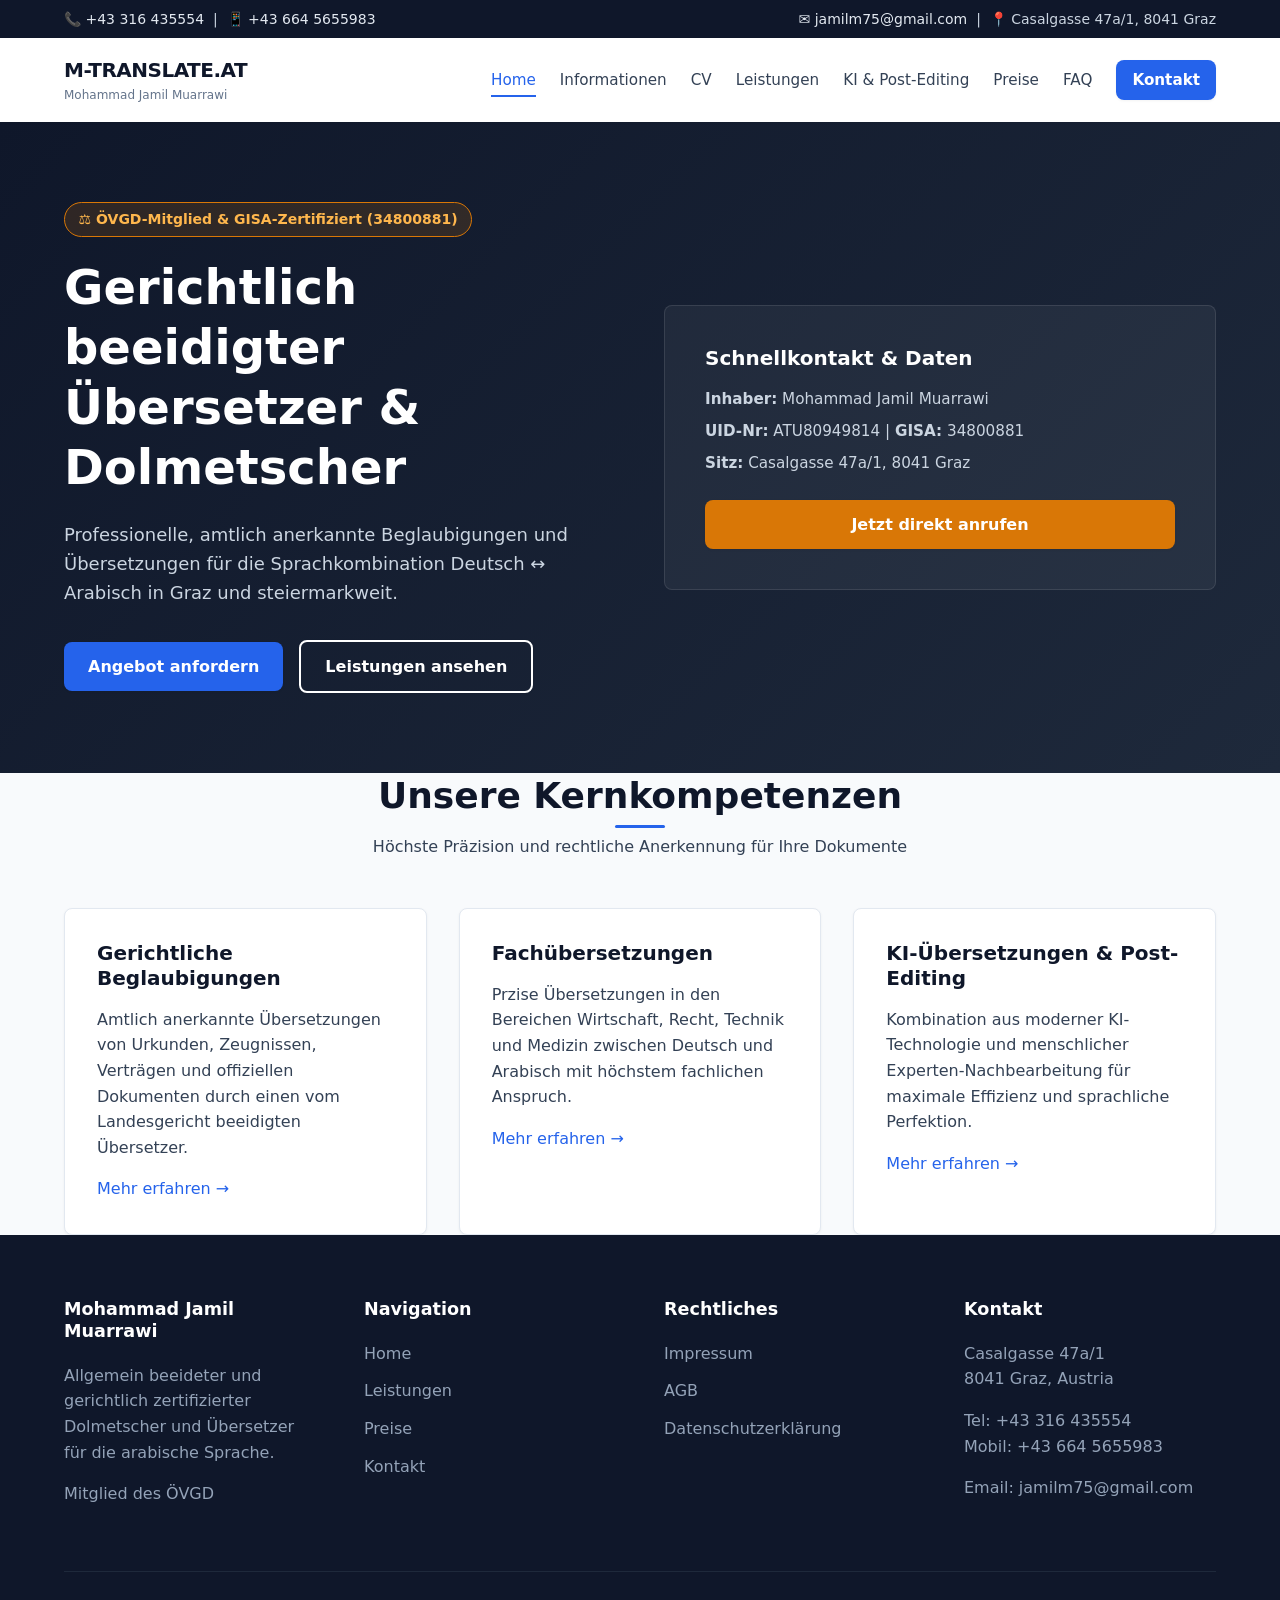
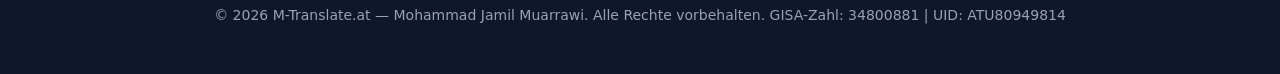
<file: index.html>
<!DOCTYPE html>
<html lang="de">
<head>
  <link rel="icon" type="image/png" href="/C:\Users\muarr\Dokumente\m-translate\assets\icons/favicon-96x96.png" sizes="96x96" />
  <link rel="icon" type="image/svg+xml" href="/C:\Users\muarr\Dokumente\m-translate\assets\icons/favicon.svg" />
  <link rel="shortcut icon" href="/C:\Users\muarr\Dokumente\m-translate\assets\icons/favicon.ico" />
  <link rel="apple-touch-icon" sizes="180x180" href="/C:\Users\muarr\Dokumente\m-translate\assets\icons/apple-touch-icon.png" />
  <meta name="apple-mobile-web-app-title" content="Jamil Muarrawi Translate" />
  <link rel="stylesheet" href="https://cdnjs.cloudflare.com/ajax/libs/font-awesome/6.5.1/css/all.min.css">
  <link rel="manifest" href="/C:\Users\muarr\Dokumente\m-translate\assets\icons/site.webmanifest" />  
  <!-- Open Graph für Social Media & Messenger -->
<meta property="og:title" content="Mohammad Jamil Muarrawi | Gerichtsdolmetscher & Übersetzer Graz">
<meta property="og:description" content="Allgemein beeideter und gerichtlich zertifizierter Übersetzer und Dolmetscher für Deutsch & Arabisch in Graz. Beglaubigte Übersetzungen für Behörden & Gerichte.">
<meta property="og:image" content="https://www.m-translate.at/assets/images/jamil-muarrawi-portrait.webp">
<meta property="og:url" content="https://www.m-translate.at/">
<meta property="og:type" content="website">

<script type="application/ld+json">
{
  "@context": "https://schema.org",
  "@type": "ProfessionalService",
  "name": "Übersetzungsbüro Mohammad Jamil Muarrawi",
  "image": "https://www.m-translate.at/assets/images/jamil-muarrawi-portrait.webp",
  "@id": "https://www.m-translate.at/#business",
  "url": "https://www.m-translate.at",
  "telephone": "+43316435554",
  "faxNumber": "+43316435554",
  "email": "jamilm75@gmail.com",
  "priceRange": "$$",
  "address": {
    "@type": "PostalAddress",
    "streetAddress": "Casalgasse 47a/1",
    "addressLocality": "Graz",
    "postalCode": "8041",
    "addressCountry": "AT"
  },
  "geo": {
    "@type": "GeoCoordinates",
    "latitude": 47.0425,
    "longitude": 15.4667
  },
  "openingHoursSpecification": {
    "@type": "OpeningHoursSpecification",
    "dayOfWeek": [
      "Monday",
      "Tuesday",
      "Wednesday",
      "Thursday",
      "Friday"
    ],
    "opens": "08:00",
    "closes": "18:00"
  },
  "knowsLanguage": ["de", "ar"],
  "vatID": "ATU80949814"
}
</script>

<!-- Schema.org JSON-LD für lokales Ranking bei Google -->
<script type="application/ld+json">
{
  "@context": "https://schema.org",
  "@type": "ProfessionalService",
  "name": "Übersetzungsbüro Mohammad Jamil Muarrawi",
  "image": "https://www.m-translate.at/assets/images/jamil-muarrawi-portrait.webp",
  "@id": "https://www.m-translate.at/#business",
  "url": "https://www.m-translate.at",
  "telephone": "+43316435554",
  "priceRange": "$$",
  "address": {
    "@type": "PostalAddress",
    "streetAddress": "Casalgasse 47a/1",
    "addressLocality": "Graz",
    "postalCode": "8041",
    "addressCountry": "AT"
  },
  "geo": {
    "@type": "GeoCoordinates",
    "latitude": 47.0425,
    "longitude": 15.4667
  },
  "openingHoursSpecification": {
    "@type": "OpeningHoursSpecification",
    "dayOfWeek": [
      "Monday",
      "Tuesday",
      "Wednesday",
      "Thursday",
      "Friday"
    ],
    "opens": "08:00",
    "closes": "18:00"
  },
  "knowsLanguage": ["de", "ar"],
  "vatID": "ATU80949814"
}
</script>
  <meta charset="UTF-8">
  <meta name="viewport" content="width=device-width, initial-scale=1.0">
  <title>Mohammad Jamil Muarrawi | Beeidigter Übersetzer & Dolmetscher Graz</title>
  <meta name="description" content="Gerichtlich beeidigter und zertifizierter Dolmetscher und Übersetzer für die arabische und deutsche Sprache in Graz. Professionelle Übersetzungen, beglaubigte Urkunden und Dolmetschdienste.">
  <link rel="stylesheet" href="assets/css/style.css">
</head>
<body>

  <!-- Top Contact Bar -->
  <div class="top-bar">
    <div class="container top-bar-content">
      <div>
        <a href="tel:+43316435554">📞 +43 316 435554</a> &nbsp;|&nbsp; 
        <a href="tel:+436645655983">📱 +43 664 5655983</a>
      </div>
      <div>
        <a href="mailto:jamilm75@gmail.com">✉️ jamilm75@gmail.com</a> &nbsp;|&nbsp; 
        <span>📍 Casalgasse 47a/1, 8041 Graz</span>
      </div>
    </div>
  </div>

  <!-- Main Header & Navigation -->
  <header>
    <div class="navbar container">
      <a href="index.html" class="logo">
        <span class="logo-title">M-TRANSLATE.AT</span>
        <span class="logo-subtitle">Mohammad Jamil Muarrawi</span>
      </a>
      <button class="hamburger" aria-label="Menü öffnen" aria-expanded="false">☰</button>
      <nav>
        <ul class="nav-menu">
          <li><a href="index.html" class="nav-link active">Home</a></li>
          <li><a href="informationen.html" class="nav-link">Informationen</a></li>
          <li><a href="lebenslauf.html" class="nav-link">CV</a></li>
          <li><a href="leistungen.html" class="nav-link">Leistungen</a></li>
          <li><a href="ki-uebersetzungen.html" class="nav-link">KI & Post-Editing</a></li>
          <li><a href="preise.html" class="nav-link">Preise</a></li>
          <li><a href="faq.html" class="nav-link">FAQ</a></li>
          <li><a href="kontakt.html" class="nav-link btn" style="color:white; padding: 0.5rem 1rem;">Kontakt</a></li>
        </ul>
      </nav>
    </div>
  </header>

  <main>
    <!-- Hero Section -->
    <section class="hero">
      <div class="container hero-grid">
        <div>
          <div class="badge-seal">⚖️ ÖVGD-Mitglied & GISA-Zertifiziert (34800881)</div>
          <h1>Gerichtlich beeidigter Übersetzer & Dolmetscher</h1>
          <p>Professionelle, amtlich anerkannte Beglaubigungen und Übersetzungen für die Sprachkombination Deutsch ↔ Arabisch in Graz und steiermarkweit.</p>
          <div class="btn-group" style="display: flex; gap: 1rem; align-items: center;">
            <a href="kontakt.html" class="btn">Angebot anfordern</a>
            <a href="leistungen.html" class="btn btn-outline" style="border-color: white; color: white;">Leistungen ansehen</a>
          </div>
        </div>
        <div style="background: rgba(255,255,255,0.05); padding: 2.5rem; border-radius: var(--radius); border: 1px solid rgba(255,255,255,0.1);">
          <h3 style="color: white; margin-bottom: 1rem;">Schnellkontakt & Daten</h3>
          <p style="margin-bottom: 0.5rem; font-size: 0.95rem;"><strong>Inhaber:</strong> Mohammad Jamil Muarrawi</p>
          <p style="margin-bottom: 0.5rem; font-size: 0.95rem;"><strong>UID-Nr:</strong> ATU80949814 | <strong>GISA:</strong> 34800881</p>
          <p style="margin-bottom: 1.5rem; font-size: 0.95rem;"><strong>Sitz:</strong> Casalgasse 47a/1, 8041 Graz</p>
          <a href="tel:+436645655983" class="btn" style="width: 100%; text-align: center; background-color: var(--gold);">Jetzt direkt anrufen</a>
        </div>
      </div>
    </section>

    <!-- Services Quick Overview -->
    <section class="container">
      <div class="section-title">
        <h2>Unsere Kernkompetenzen</h2>
        <p>Höchste Präzision und rechtliche Anerkennung für Ihre Dokumente</p>
      </div>
      <div class="grid-3">
        <div class="card">
          <h3>Gerichtliche Beglaubigungen</h3>
          <p>Amtlich anerkannte Übersetzungen von Urkunden, Zeugnissen, Verträgen und offiziellen Dokumenten durch einen vom Landesgericht beeidigten Übersetzer.</p>
          <a href="leistungen.html">Mehr erfahren →</a>
        </div>
        <div class="card">
          <h3>Fachübersetzungen</h3>
          <p>Przise Übersetzungen in den Bereichen Wirtschaft, Recht, Technik und Medizin zwischen Deutsch und Arabisch mit höchstem fachlichen Anspruch.</p>
          <a href="leistungen.html">Mehr erfahren →</a>
        </div>
        <div class="card">
          <h3>KI-Übersetzungen & Post-Editing</h3>
          <p>Kombination aus moderner KI-Technologie und menschlicher Experten-Nachbearbeitung für maximale Effizienz und sprachliche Perfektion.</p>
          <a href="ki-uebersetzungen.html">Mehr erfahren →</a>
        </div>
      </div>
    </section>
  </main>

  <!-- Footer -->
  <footer>
    <div class="container">
      <div class="footer-grid">
        <div class="footer-col">
          <h4>Mohammad Jamil Muarrawi</h4>
          <p>Allgemein beeideter und gerichtlich zertifizierter Dolmetscher und Übersetzer für die arabische Sprache.</p>
          <p>Mitglied des ÖVGD</p>
        </div>
        <div class="footer-col">
          <h4>Navigation</h4>
          <ul>
            <li><a href="index.html">Home</a></li>
            <li><a href="leistungen.html">Leistungen</a></li>
            <li><a href="preise.html">Preise</a></li>
            <li><a href="kontakt.html">Kontakt</a></li>
          </ul>
        </div>
        <div class="footer-col">
          <h4>Rechtliches</h4>
          <ul>
            <li><a href="impressum.html">Impressum</a></li>
            <li><a href="agb.html">AGB</a></li>
            <li><a href="datenschutz.html">Datenschutzerklärung</a></li>
          </ul>
        </div>
        <div class="footer-col">
          <h4>Kontakt</h4>
          <p>Casalgasse 47a/1<br>8041 Graz, Austria</p>
          <p>Tel: +43 316 435554<br>Mobil: +43 664 5655983</p>
          <p>Email: jamilm75@gmail.com</p>
        </div>
      </div>
      <div class="footer-bottom">
        <p>&copy; 2026 M-Translate.at — Mohammad Jamil Muarrawi. Alle Rechte vorbehalten. GISA-Zahl: 34800881 | UID: ATU80949814</p>
      </div>
    </div>
  </footer>

  <script src="assets/js/main.js"></script>
</body>
</html>
</file>
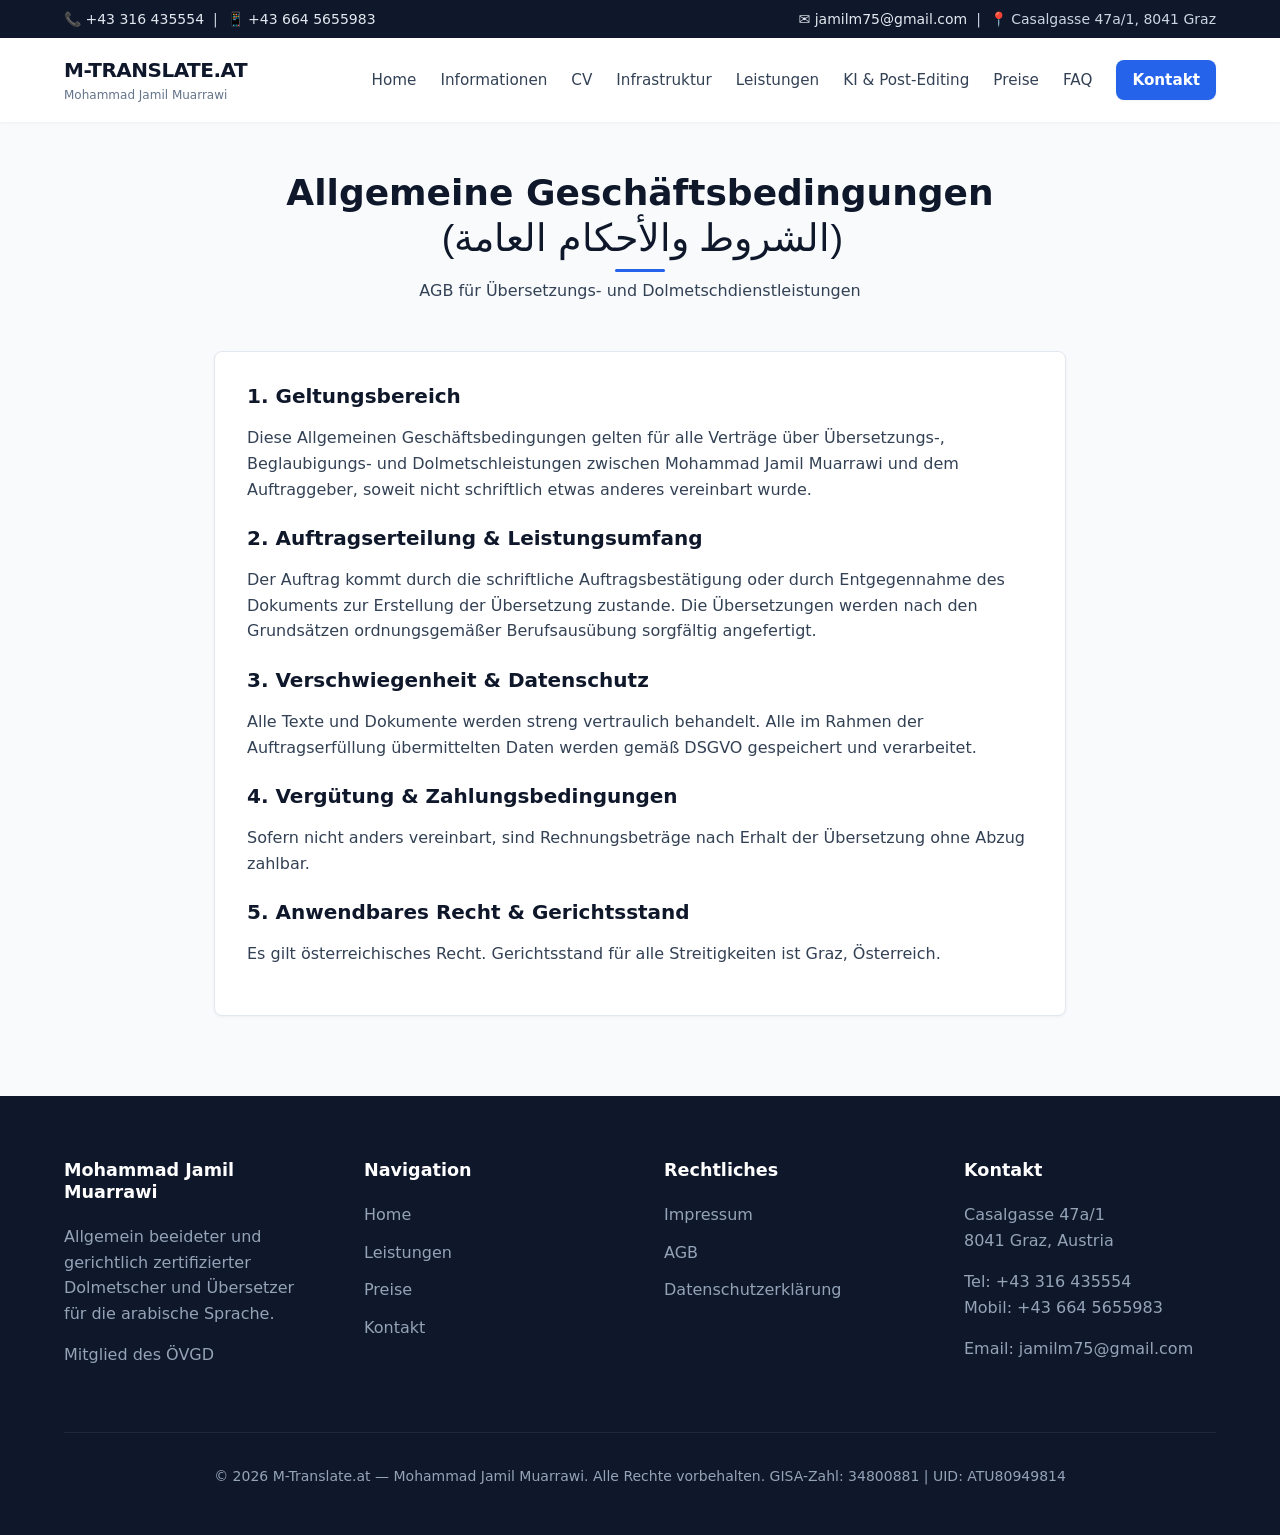
<file: agb.html>
<!DOCTYPE html>
<html lang="de">
<head>
  <link rel="icon" type="image/png" href="/C:\Users\muarr\Dokumente\m-translate\assets\icons/favicon-96x96.png" sizes="96x96" />
  <link rel="icon" type="image/svg+xml" href="/C:\Users\muarr\Dokumente\m-translate\assets\icons/favicon.svg" />
  <link rel="shortcut icon" href="/C:\Users\muarr\Dokumente\m-translate\assets\icons/favicon.ico" />
  <link rel="apple-touch-icon" sizes="180x180" href="/C:\Users\muarr\Dokumente\m-translate\assets\icons/apple-touch-icon.png" />
  <meta name="apple-mobile-web-app-title" content="Jamil Muarrawi Translate" />
  <link rel="manifest" href="/C:\Users\muarr\Dokumente\m-translate\assets\icons/site.webmanifest" />
  <link rel="stylesheet" href="https://cdnjs.cloudflare.com/ajax/libs/font-awesome/6.5.1/css/all.min.css">  
  <meta charset="UTF-8">
  <meta name="viewport" content="width=device-width, initial-scale=1.0">
  <title>AGB | Mohammad Jamil Muarrawi</title>
  <meta name="robots" content="noindex, follow">
  <link rel="stylesheet" href="assets/css/style.css">
</head>
<body>

  <!-- Top Contact Bar -->
  <div class="top-bar">
    <div class="container top-bar-content">
      <div>
        <a href="tel:+43316435554">📞 +43 316 435554</a> &nbsp;|&nbsp; 
        <a href="tel:+436645655983">📱 +43 664 5655983</a>
      </div>
      <div>
        <a href="mailto:jamilm75@gmail.com">✉️ jamilm75@gmail.com</a> &nbsp;|&nbsp; 
        <span>📍 Casalgasse 47a/1, 8041 Graz</span>
      </div>
    </div>
  </div>

  <!-- Header -->
  <header>
    <div class="navbar container">
      <a href="index.html" class="logo">
        <span class="logo-title">M-TRANSLATE.AT</span>
        <span class="logo-subtitle">Mohammad Jamil Muarrawi</span>
      </a>
      <button class="hamburger" aria-label="Menü öffnen" aria-expanded="false">☰</button>
      <nav>
        <ul class="nav-menu">
          <li><a href="index.html" class="nav-link">Home</a></li>
          <li><a href="informationen.html" class="nav-link">Informationen</a></li>
          <li><a href="lebenslauf.html" class="nav-link">CV</a></li>
          <li><a href="infrastruktur-und-ausstattung.html" class="nav-link">Infrastruktur</a></li>
          <li><a href="leistungen.html" class="nav-link">Leistungen</a></li>
          <li><a href="ki-uebersetzungen.html" class="nav-link">KI & Post-Editing</a></li>
          <li><a href="preise.html" class="nav-link">Preise</a></li>
          <li><a href="faq.html" class="nav-link">FAQ</a></li>
          <li><a href="kontakt.html" class="nav-link btn" style="color:white; padding: 0.5rem 1rem;">Kontakt</a></li>
        </ul>
      </nav>
    </div>
  </header>

  <main class="container" style="padding-top: 3rem; padding-bottom: 5rem; max-width: 900px;">
    <div class="section-title">
      <h2>Allgemeine Geschäftsbedingungen<span lang="ar" dir="rtl" class="arabic-text">(الشروط والأحكام العامة)</span></h2>
      <p>AGB für Übersetzungs- und Dolmetschdienstleistungen</p>
    </div>

    <div class="card">
      <h3>1. Geltungsbereich</h3>
      <p>Diese Allgemeinen Geschäftsbedingungen gelten für alle Verträge über Übersetzungs-, Beglaubigungs- und Dolmetschleistungen zwischen Mohammad Jamil Muarrawi und dem Auftraggeber, soweit nicht schriftlich etwas anderes vereinbart wurde.</p>

      <h3 style="margin-top: 1.5rem;">2. Auftragserteilung & Leistungsumfang</h3>
      <p>Der Auftrag kommt durch die schriftliche Auftragsbestätigung oder durch Entgegennahme des Dokuments zur Erstellung der Übersetzung zustande. Die Übersetzungen werden nach den Grundsätzen ordnungsgemäßer Berufsausübung sorgfältig angefertigt.</p>

      <h3 style="margin-top: 1.5rem;">3. Verschwiegenheit & Datenschutz</h3>
      <p>Alle Texte und Dokumente werden streng vertraulich behandelt. Alle im Rahmen der Auftragserfüllung übermittelten Daten werden gemäß DSGVO gespeichert und verarbeitet.</p>

      <h3 style="margin-top: 1.5rem;">4. Vergütung & Zahlungsbedingungen</h3>
      <p>Sofern nicht anders vereinbart, sind Rechnungsbeträge nach Erhalt der Übersetzung ohne Abzug zahlbar.</p>

      <h3 style="margin-top: 1.5rem;">5. Anwendbares Recht & Gerichtsstand</h3>
      <p>Es gilt österreichisches Recht. Gerichtsstand für alle Streitigkeiten ist Graz, Österreich.</p>
    </div>
  </main>

  <!-- Footer -->
  <footer>
    <div class="container">
      <div class="footer-grid">
        <div class="footer-col">
          <h4>Mohammad Jamil Muarrawi</h4>
          <p>Allgemein beeideter und gerichtlich zertifizierter Dolmetscher und Übersetzer für die arabische Sprache.</p>
          <p>Mitglied des ÖVGD</p>
        </div>
        <div class="footer-col">
          <h4>Navigation</h4>
          <ul>
            <li><a href="index.html">Home</a></li>
            <li><a href="leistungen.html">Leistungen</a></li>
            <li><a href="preise.html">Preise</a></li>
            <li><a href="kontakt.html">Kontakt</a></li>
          </ul>
        </div>
        <div class="footer-col">
          <h4>Rechtliches</h4>
          <ul>
            <li><a href="impressum.html">Impressum</a></li>
            <li><a href="agb.html">AGB</a></li>
            <li><a href="datenschutz.html">Datenschutzerklärung</a></li>
          </ul>
        </div>
        <div class="footer-col">
          <h4>Kontakt</h4>
          <p>Casalgasse 47a/1<br>8041 Graz, Austria</p>
          <p>Tel: +43 316 435554<br>Mobil: +43 664 5655983</p>
          <p>Email: jamilm75@gmail.com</p>
        </div>
      </div>
      <div class="footer-bottom">
        <p>&copy; 2026 M-Translate.at — Mohammad Jamil Muarrawi. Alle Rechte vorbehalten. GISA-Zahl: 34800881 | UID: ATU80949814</p>
      </div>
    </div>
  </footer>

  <script src="assets/js/main.js"></script>
</body>
</html>
</file>
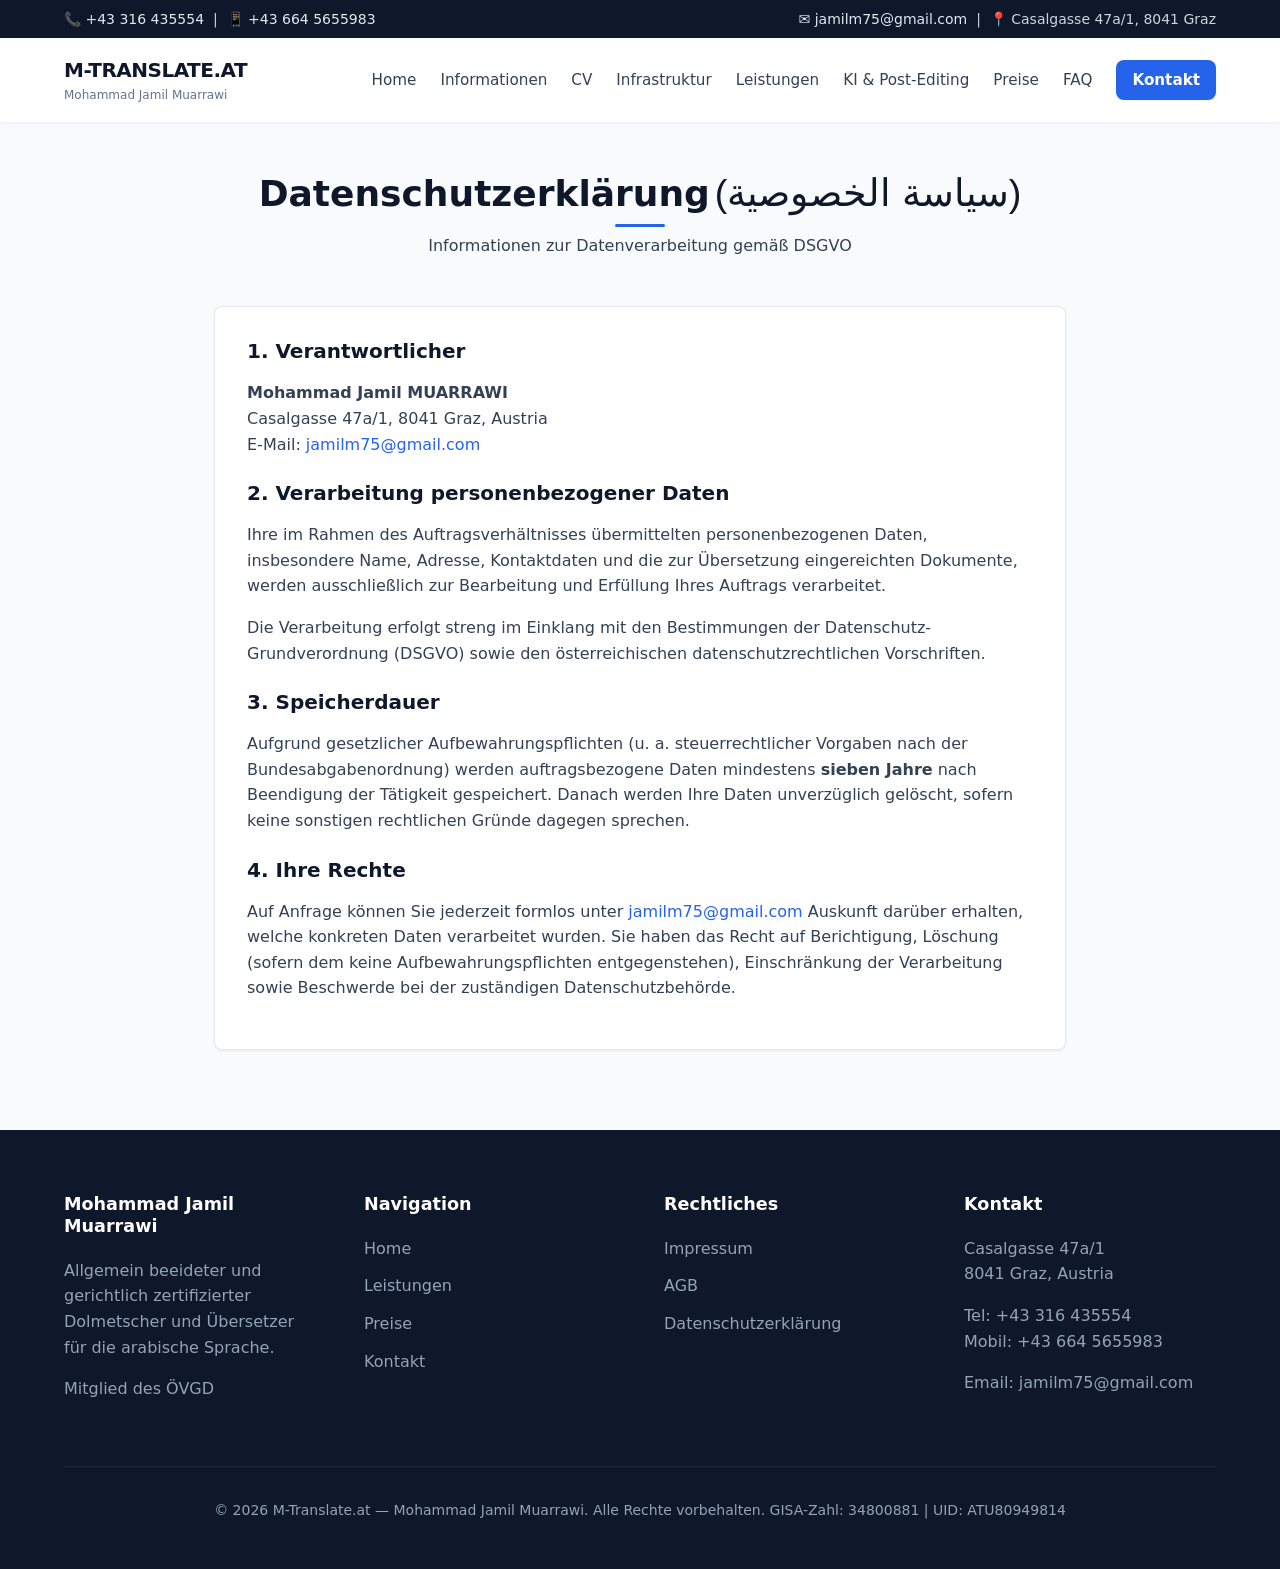
<file: datenschutz.html>
<!DOCTYPE html>
<html lang="de">
<head>
  <link rel="icon" type="image/png" href="/C:\Users\muarr\Dokumente\m-translate\assets\icons/favicon-96x96.png" sizes="96x96" />
  <link rel="icon" type="image/svg+xml" href="/C:\Users\muarr\Dokumente\m-translate\assets\icons/favicon.svg" />
  <link rel="shortcut icon" href="/C:\Users\muarr\Dokumente\m-translate\assets\icons/favicon.ico" />
  <link rel="apple-touch-icon" sizes="180x180" href="/C:\Users\muarr\Dokumente\m-translate\assets\icons/apple-touch-icon.png" />
  <meta name="apple-mobile-web-app-title" content="Jamil Muarrawi Translate" />
  <link rel="manifest" href="/C:\Users\muarr\Dokumente\m-translate\assets\icons/site.webmanifest" />
  <link rel="stylesheet" href="https://cdnjs.cloudflare.com/ajax/libs/font-awesome/6.5.1/css/all.min.css">
  <meta charset="UTF-8">
  <meta name="viewport" content="width=device-width, initial-scale=1.0">
  <title>Datenschutzerklärung | Mohammad Jamil Muarrawi</title>
  <meta name="robots" content="noindex, follow">
  <link rel="stylesheet" href="assets/css/style.css">
</head>
<body>

  <!-- Top Contact Bar -->
  <div class="top-bar">
    <div class="container top-bar-content">
      <div>
        <a href="tel:+43316435554">📞 +43 316 435554</a> &nbsp;|&nbsp; 
        <a href="tel:+436645655983">📱 +43 664 5655983</a>
      </div>
      <div>
        <a href="mailto:jamilm75@gmail.com">✉️ jamilm75@gmail.com</a> &nbsp;|&nbsp; 
        <span>📍 Casalgasse 47a/1, 8041 Graz</span>
      </div>
    </div>
  </div>

  <!-- Header -->
  <header>
    <div class="navbar container">
      <a href="index.html" class="logo">
        <span class="logo-title">M-TRANSLATE.AT</span>
        <span class="logo-subtitle">Mohammad Jamil Muarrawi</span>
      </a>
      <button class="hamburger" aria-label="Menü öffnen" aria-expanded="false">☰</button>
      <nav>
        <ul class="nav-menu">
          <li><a href="index.html" class="nav-link">Home</a></li>
          <li><a href="informationen.html" class="nav-link">Informationen</a></li>
          <li><a href="lebenslauf.html" class="nav-link">CV</a></li>
          <li><a href="infrastruktur-und-ausstattung.html" class="nav-link">Infrastruktur</a></li>
          <li><a href="leistungen.html" class="nav-link">Leistungen</a></li>
          <li><a href="ki-uebersetzungen.html" class="nav-link">KI & Post-Editing</a></li>
          <li><a href="preise.html" class="nav-link">Preise</a></li>
          <li><a href="faq.html" class="nav-link">FAQ</a></li>
          <li><a href="kontakt.html" class="nav-link btn" style="color:white; padding: 0.5rem 1rem;">Kontakt</a></li>
        </ul>
      </nav>
    </div>
  </header>

  <main class="container" style="padding-top: 3rem; padding-bottom: 5rem; max-width: 900px;">
    <div class="section-title">
      <h2>Datenschutzerklärung<span lang="ar" dir="rtl" class="arabic-text">(سياسة الخصوصية)</span></h2>
      <p>Informationen zur Datenverarbeitung gemäß DSGVO</p>
    </div>

    <div class="card">
      <h3>1. Verantwortlicher</h3>
      <p><strong>Mohammad Jamil MUARRAWI</strong><br>
      Casalgasse 47a/1, 8041 Graz, Austria<br>
      E-Mail: <a href="mailto:jamilm75@gmail.com">jamilm75@gmail.com</a></p>

      <h3 style="margin-top: 1.5rem;">2. Verarbeitung personenbezogener Daten</h3>
      <p>Ihre im Rahmen des Auftragsverhältnisses übermittelten personenbezogenen Daten, insbesondere Name, Adresse, Kontaktdaten und die zur Übersetzung eingereichten Dokumente, werden ausschließlich zur Bearbeitung und Erfüllung Ihres Auftrags verarbeitet.</p>
      <p>Die Verarbeitung erfolgt streng im Einklang mit den Bestimmungen der Datenschutz-Grundverordnung (DSGVO) sowie den österreichischen datenschutzrechtlichen Vorschriften.</p>

      <h3 style="margin-top: 1.5rem;">3. Speicherdauer</h3>
      <p>Aufgrund gesetzlicher Aufbewahrungspflichten (u. a. steuerrechtlicher Vorgaben nach der Bundesabgabenordnung) werden auftragsbezogene Daten mindestens <strong>sieben Jahre</strong> nach Beendigung der Tätigkeit gespeichert. Danach werden Ihre Daten unverzüglich gelöscht, sofern keine sonstigen rechtlichen Gründe dagegen sprechen.</p>

      <h3 style="margin-top: 1.5rem;">4. Ihre Rechte</h3>
      <p>Auf Anfrage können Sie jederzeit formlos unter <a href="mailto:jamilm75@gmail.com">jamilm75@gmail.com</a> Auskunft darüber erhalten, welche konkreten Daten verarbeitet wurden. Sie haben das Recht auf Berichtigung, Löschung (sofern dem keine Aufbewahrungspflichten entgegenstehen), Einschränkung der Verarbeitung sowie Beschwerde bei der zuständigen Datenschutzbehörde.</p>
    </div>
  </main>

  <!-- Footer -->
  <footer>
    <div class="container">
      <div class="footer-grid">
        <div class="footer-col">
          <h4>Mohammad Jamil Muarrawi</h4>
          <p>Allgemein beeideter und gerichtlich zertifizierter Dolmetscher und Übersetzer für die arabische Sprache.</p>
          <p>Mitglied des ÖVGD</p>
        </div>
        <div class="footer-col">
          <h4>Navigation</h4>
          <ul>
            <li><a href="index.html">Home</a></li>
            <li><a href="leistungen.html">Leistungen</a></li>
            <li><a href="preise.html">Preise</a></li>
            <li><a href="kontakt.html">Kontakt</a></li>
          </ul>
        </div>
        <div class="footer-col">
          <h4>Rechtliches</h4>
          <ul>
            <li><a href="impressum.html">Impressum</a></li>
            <li><a href="agb.html">AGB</a></li>
            <li><a href="datenschutz.html">Datenschutzerklärung</a></li>
          </ul>
        </div>
        <div class="footer-col">
          <h4>Kontakt</h4>
          <p>Casalgasse 47a/1<br>8041 Graz, Austria</p>
          <p>Tel: +43 316 435554<br>Mobil: +43 664 5655983</p>
          <p>Email: jamilm75@gmail.com</p>
        </div>
      </div>
      <div class="footer-bottom">
        <p>&copy; 2026 M-Translate.at — Mohammad Jamil Muarrawi. Alle Rechte vorbehalten. GISA-Zahl: 34800881 | UID: ATU80949814</p>
      </div>
    </div>
  </footer>

  <script src="assets/js/main.js"></script>
</body>
</html>
</file>
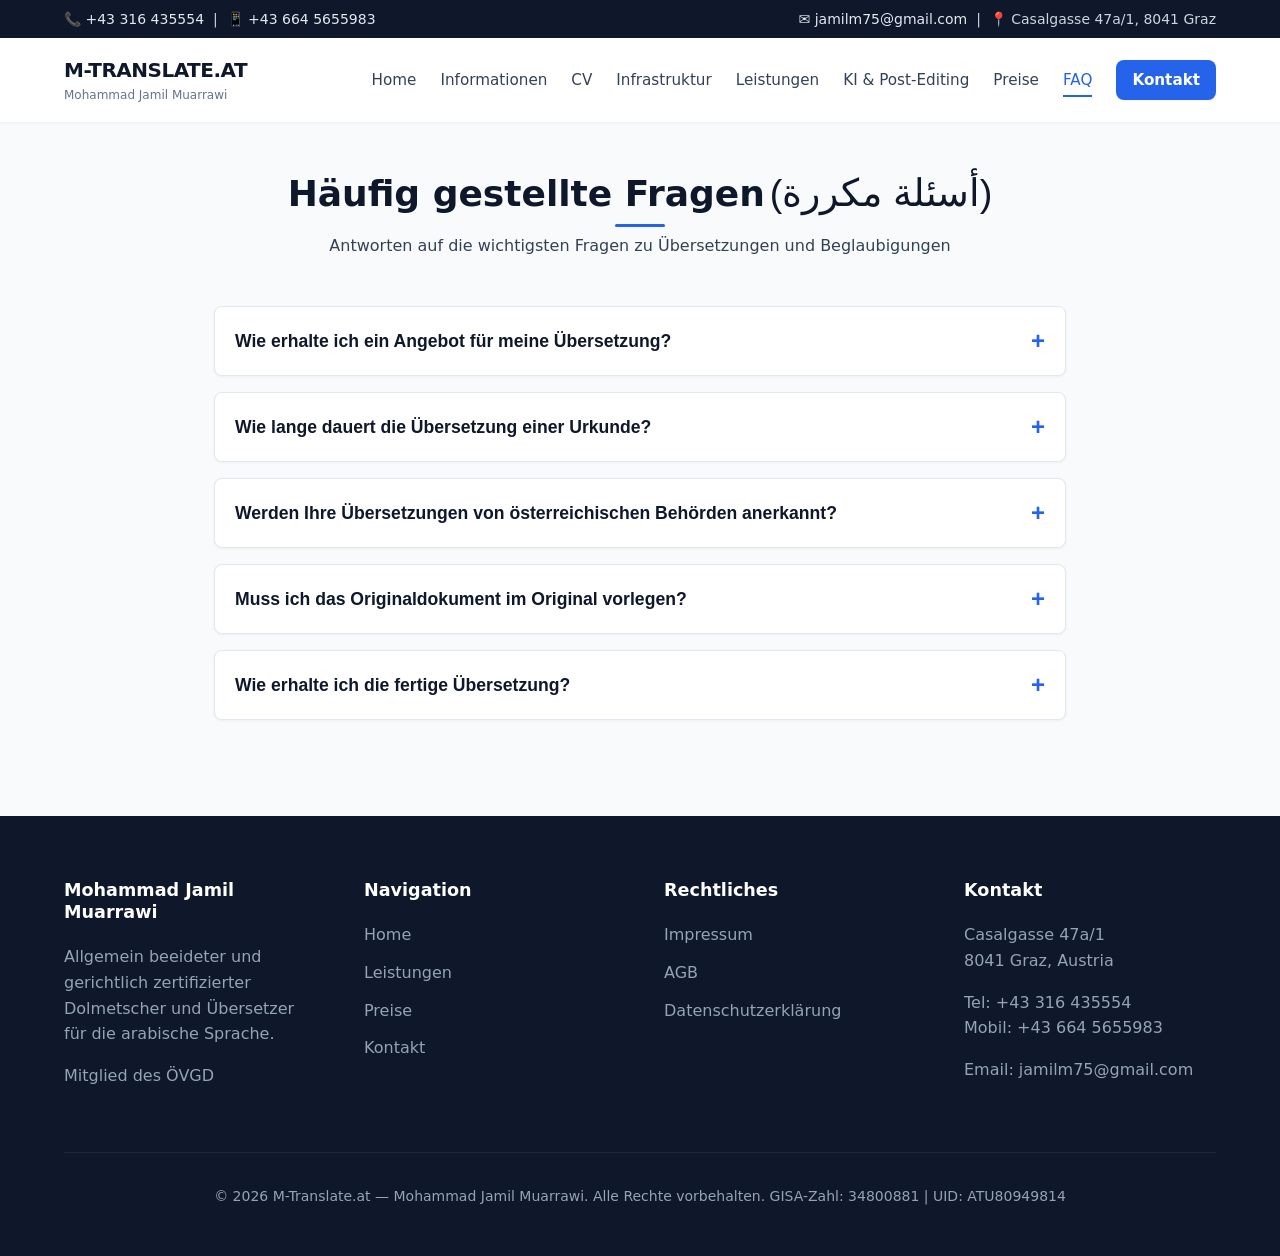
<file: faq.html>
<!DOCTYPE html>
<html lang="de">
<head>
  <link rel="icon" type="image/png" href="/C:\Users\muarr\Dokumente\m-translate\assets\icons/favicon-96x96.png" sizes="96x96" />
  <link rel="icon" type="image/svg+xml" href="/C:\Users\muarr\Dokumente\m-translate\assets\icons/favicon.svg" />
  <link rel="shortcut icon" href="/C:\Users\muarr\Dokumente\m-translate\assets\icons/favicon.ico" />
  <link rel="apple-touch-icon" sizes="180x180" href="/C:\Users\muarr\Dokumente\m-translate\assets\icons/apple-touch-icon.png" />
  <meta name="apple-mobile-web-app-title" content="Jamil Muarrawi Translate" />
  <link rel="manifest" href="/C:\Users\muarr\Dokumente\m-translate\assets\icons/site.webmanifest" />
  <link rel="stylesheet" href="https://cdnjs.cloudflare.com/ajax/libs/font-awesome/6.5.1/css/all.min.css">
  <meta charset="UTF-8">
  <meta name="viewport" content="width=device-width, initial-scale=1.0">
  <title>FAQ - Häufig gestellte Fragen | Mohammad Jamil Muarrawi</title>
  <meta name="description" content="Häufig gestellte Fragen zu beglaubigten Übersetzungen, Dauer, Preisen und Beglaubigungsstempeln in Graz.">
  <link rel="stylesheet" href="assets/css/style.css">
  <style>
    .faq-item {
      background-color: var(--bg-card);
      border: 1px solid var(--border-color);
      border-radius: var(--radius);
      margin-bottom: 1rem;
      overflow: hidden;
      box-shadow: var(--shadow-sm);
    }
    .faq-question {
      width: 100%;
      padding: 1.25rem;
      background: none;
      border: none;
      text-align: left;
      font-size: 1.1rem;
      font-weight: 600;
      color: var(--primary);
      display: flex;
      justify-content: space-between;
      align-items: center;
      cursor: pointer;
    }
    .faq-question::after {
      content: '+';
      font-size: 1.5rem;
      color: var(--accent);
      transition: transform 0.3s ease;
    }
    .faq-item.active .faq-question::after {
      content: '-';
    }
    .faq-answer {
      max-height: 0;
      overflow: hidden;
      transition: max-height 0.3s ease, padding 0.3s ease;
      padding: 0 1.25rem;
      color: var(--text-main);
    }
    .faq-item.active .faq-answer {
      max-height: 300px;
      padding: 0 1.25rem 1.25rem 1.25rem;
    }
  </style>
</head>
<body>

  <!-- Top Contact Bar -->
  <div class="top-bar">
    <div class="container top-bar-content">
      <div>
        <a href="tel:+43316435554">📞 +43 316 435554</a> &nbsp;|&nbsp; 
        <a href="tel:+436645655983">📱 +43 664 5655983</a>
      </div>
      <div>
        <a href="mailto:jamilm75@gmail.com">✉️ jamilm75@gmail.com</a> &nbsp;|&nbsp; 
        <span>📍 Casalgasse 47a/1, 8041 Graz</span>
      </div>
    </div>
  </div>

  <!-- Header -->
  <header>
    <div class="navbar container">
      <a href="index.html" class="logo">
        <span class="logo-title">M-TRANSLATE.AT</span>
        <span class="logo-subtitle">Mohammad Jamil Muarrawi</span>
      </a>
      <button class="hamburger" aria-label="Menü öffnen" aria-expanded="false">☰</button>
      <nav>
        <ul class="nav-menu">
          <li><a href="index.html" class="nav-link">Home</a></li>
          <li><a href="informationen.html" class="nav-link">Informationen</a></li>
          <li><a href="lebenslauf.html" class="nav-link">CV</a></li>
          <li><a href="infrastruktur-und-ausstattung.html" class="nav-link">Infrastruktur</a></li>
          <li><a href="leistungen.html" class="nav-link">Leistungen</a></li>
          <li><a href="ki-uebersetzungen.html" class="nav-link">KI & Post-Editing</a></li>
          <li><a href="preise.html" class="nav-link">Preise</a></li>
          <li><a href="faq.html" class="nav-link active">FAQ</a></li>
          <li><a href="kontakt.html" class="nav-link btn" style="color:white; padding: 0.5rem 1rem;">Kontakt</a></li>
        </ul>
      </nav>
    </div>
  </header>

  <main class="container" style="padding-top: 3rem; padding-bottom: 5rem; max-width: 900px;">
    <div class="section-title">
      <h2>Häufig gestellte Fragen<span lang="ar" dir="rtl" class="arabic-text">(أسئلة مكررة)</span></h2>
      <p>Antworten auf die wichtigsten Fragen zu Übersetzungen und Beglaubigungen</p>
    </div>

    <div class="faq-container">
      <div class="faq-item">
        <button class="faq-question">Wie erhalte ich ein Angebot für meine Übersetzung?</button>
        <div class="faq-answer">
          <p>Senden Sie uns das Dokument einfach per E-Mail an jamilm75@gmail.com oder als Foto/Scan über das Kontaktformular. Wir berechnen den Umfang und antworten umgehend mit einem Festpreisangebot.</p>
        </div>
      </div>

      <div class="faq-item">
        <button class="faq-question">Wie lange dauert die Übersetzung einer Urkunde?</button>
        <div class="faq-answer">
          <p>Standarddokumente wie Geburtsurkunden, Führerscheine oder Diplome werden in der Regel innerhalb von 24 bis 48 Stunden fertiggestellt. Express-Übersetzungen sind nach Absprache möglich.</p>
        </div>
      </div>

      <div class="faq-item">
        <button class="faq-question">Werden Ihre Übersetzungen von österreichischen Behörden anerkannt?</button>
        <div class="faq-answer">
          <p>Ja, absolut. Als allgemein beeideter und gerichtlich zertifizierter Dolmetscher sind alle mit Siegel und Beglaubigungsvermerk versehenen Übersetzungen bei allen Gerichten, Ämtern, Ministerien und Magistraten in ganz Österreich rechtsgültig.</p>
        </div>
      </div>

      <div class="faq-item">
        <button class="faq-question">Muss ich das Originaldokument im Original vorlegen?</button>
        <div class="faq-answer">
          <p>In vielen Fällen reicht ein hochauflösender Scan oder ein gut lesbares Foto. Für manche Behörden muss die Übersetzung jedoch mit dem Original oder einer beglaubigten Kopie zusammengebunden werden. Wir beraten Sie dazu gerne individuell.</p>
        </div>
      </div>

      <div class="faq-item">
        <button class="faq-question">Wie erhalte ich die fertige Übersetzung?</button>
        <div class="faq-answer">
          <p>Sie können die fertige beglaubigte Übersetzung entweder persönlich in Graz abholen oder wir senden Ihnen das Dokument sicher per Post bzw. vorab als PDF-E-Mail zu.</p>
        </div>
      </div>
    </div>
  </main>

  <!-- Footer -->
  <footer>
    <div class="container">
      <div class="footer-grid">
        <div class="footer-col">
          <h4>Mohammad Jamil Muarrawi</h4>
          <p>Allgemein beeideter und gerichtlich zertifizierter Dolmetscher und Übersetzer für die arabische Sprache.</p>
          <p>Mitglied des ÖVGD</p>
        </div>
        <div class="footer-col">
          <h4>Navigation</h4>
          <ul>
            <li><a href="index.html">Home</a></li>
            <li><a href="leistungen.html">Leistungen</a></li>
            <li><a href="preise.html">Preise</a></li>
            <li><a href="kontakt.html">Kontakt</a></li>
          </ul>
        </div>
        <div class="footer-col">
          <h4>Rechtliches</h4>
          <ul>
            <li><a href="impressum.html">Impressum</a></li>
            <li><a href="agb.html">AGB</a></li>
            <li><a href="datenschutz.html">Datenschutzerklärung</a></li>
          </ul>
        </div>
        <div class="footer-col">
          <h4>Kontakt</h4>
          <p>Casalgasse 47a/1<br>8041 Graz, Austria</p>
          <p>Tel: +43 316 435554<br>Mobil: +43 664 5655983</p>
          <p>Email: jamilm75@gmail.com</p>
        </div>
      </div>
      <div class="footer-bottom">
        <p>&copy; 2026 M-Translate.at — Mohammad Jamil Muarrawi. Alle Rechte vorbehalten. GISA-Zahl: 34800881 | UID: ATU80949814</p>
      </div>
    </div>
  </footer>

  <script src="assets/js/main.js"></script>
  <script>
    // FAQ Akkordeon JavaScript
    document.querySelectorAll('.faq-question').forEach(button => {
      button.addEventListener('click', () => {
        const item = button.parentElement;
        item.classList.toggle('active');
      });
    });
  </script>
</body>
</html>
</file>
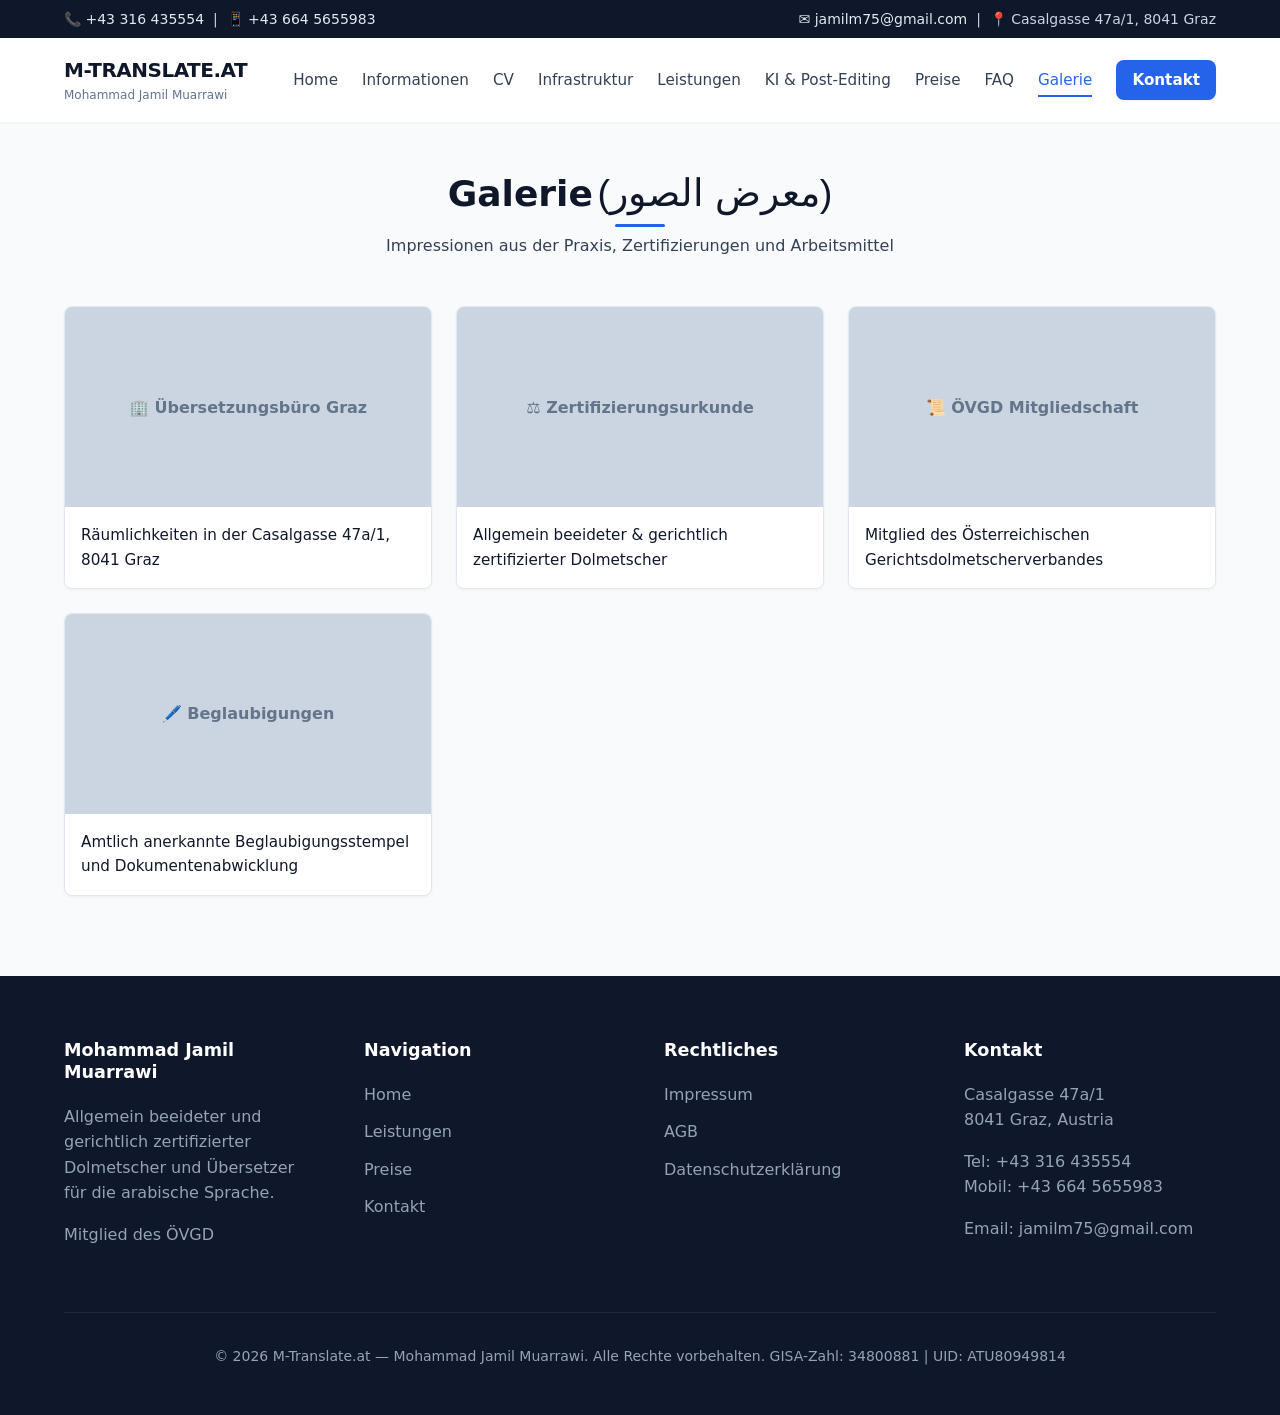
<file: galerie.html>
<!DOCTYPE html>
<html lang="de">
<head>
  <link rel="icon" type="image/png" href="/C:\Users\muarr\Dokumente\m-translate\assets\icons/favicon-96x96.png" sizes="96x96" />
  <link rel="icon" type="image/svg+xml" href="/C:\Users\muarr\Dokumente\m-translate\assets\icons/favicon.svg" />
  <link rel="shortcut icon" href="/C:\Users\muarr\Dokumente\m-translate\assets\icons/favicon.ico" />
  <link rel="apple-touch-icon" sizes="180x180" href="/C:\Users\muarr\Dokumente\m-translate\assets\icons/apple-touch-icon.png" />
  <meta name="apple-mobile-web-app-title" content="Jamil Muarrawi Translate" />
  <link rel="manifest" href="/C:\Users\muarr\Dokumente\m-translate\assets\icons/site.webmanifest" />
  <link rel="stylesheet" href="https://cdnjs.cloudflare.com/ajax/libs/font-awesome/6.5.1/css/all.min.css">
  <meta charset="UTF-8">
  <meta name="viewport" content="width=device-width, initial-scale=1.0">
  <title>Galerie | Mohammad Jamil Muarrawi</title>
  <meta name="description" content="Impressionen, Zertifikate und Büroräumlichkeiten des Übersetzungsbüros Mohammad Jamil Muarrawi in Graz.">
  <link rel="stylesheet" href="assets/css/style.css">
  <style>
    .gallery-grid {
      display: grid;
      grid-template-columns: repeat(auto-fill, minmax(280px, 1fr));
      gap: 1.5rem;
    }
    .gallery-card {
      background-color: var(--bg-card);
      border-radius: var(--radius);
      border: 1px solid var(--border-color);
      overflow: hidden;
      box-shadow: var(--shadow-sm);
      transition: var(--transition);
    }
    .gallery-card:hover {
      transform: translateY(-4px);
      box-shadow: var(--shadow-md);
    }
    .gallery-img-placeholder {
      width: 100%;
      height: 200px;
      background-color: #cbd5e1;
      display: flex;
      align-items: center;
      justify-content: center;
      color: var(--text-muted);
      font-weight: 600;
    }
    .gallery-caption {
      padding: 1rem;
      font-size: 0.95rem;
      font-weight: 500;
      color: var(--primary);
    }
  </style>
</head>
<body>

  <!-- Top Contact Bar -->
  <div class="top-bar">
    <div class="container top-bar-content">
      <div>
        <a href="tel:+43316435554">📞 +43 316 435554</a> &nbsp;|&nbsp; 
        <a href="tel:+436645655983">📱 +43 664 5655983</a>
      </div>
      <div>
        <a href="mailto:jamilm75@gmail.com">✉️ jamilm75@gmail.com</a> &nbsp;|&nbsp; 
        <span>📍 Casalgasse 47a/1, 8041 Graz</span>
      </div>
    </div>
  </div>

  <!-- Header -->
  <header>
    <div class="navbar container">
      <a href="index.html" class="logo">
        <span class="logo-title">M-TRANSLATE.AT</span>
        <span class="logo-subtitle">Mohammad Jamil Muarrawi</span>
      </a>
      <button class="hamburger" aria-label="Menü öffnen" aria-expanded="false">☰</button>
      <nav>
        <ul class="nav-menu">
          <li><a href="index.html" class="nav-link">Home</a></li>
          <li><a href="informationen.html" class="nav-link">Informationen</a></li>
          <li><a href="lebenslauf.html" class="nav-link">CV</a></li>
          <li><a href="infrastruktur-und-ausstattung.html" class="nav-link">Infrastruktur</a></li>
          <li><a href="leistungen.html" class="nav-link">Leistungen</a></li>
          <li><a href="ki-uebersetzungen.html" class="nav-link">KI & Post-Editing</a></li>
          <li><a href="preise.html" class="nav-link">Preise</a></li>
          <li><a href="faq.html" class="nav-link">FAQ</a></li>
          <li><a href="galerie.html" class="nav-link active">Galerie</a></li>
          <li><a href="kontakt.html" class="nav-link btn" style="color:white; padding: 0.5rem 1rem;">Kontakt</a></li>
        </ul>
      </nav>
    </div>
  </header>

  <main class="container" style="padding-top: 3rem; padding-bottom: 5rem;">
    <div class="section-title">
      <h2>Galerie<span lang="ar" dir="rtl" class="arabic-text">(معرض الصور)</span></h2>
      <p>Impressionen aus der Praxis, Zertifizierungen und Arbeitsmittel</p>
    </div>

    <div class="gallery-grid">
      <div class="gallery-card">
        <div class="gallery-img-placeholder">
          <!-- Hier img Tag einfügen: <img src="images/buero.jpg" alt="Büro Graz"> -->
          🏢 Übersetzungsbüro Graz
        </div>
        <div class="gallery-caption">Räumlichkeiten in der Casalgasse 47a/1, 8041 Graz</div>
      </div>

      <div class="gallery-card">
        <div class="gallery-img-placeholder">
          ⚖️ Zertifizierungsurkunde
        </div>
        <div class="gallery-caption">Allgemein beeideter & gerichtlich zertifizierter Dolmetscher</div>
      </div>

      <div class="gallery-card">
        <div class="gallery-img-placeholder">
          📜 ÖVGD Mitgliedschaft
        </div>
        <div class="gallery-caption">Mitglied des Österreichischen Gerichtsdolmetscherverbandes</div>
      </div>

      <div class="gallery-card">
        <div class="gallery-img-placeholder">
          🖊️ Beglaubigungen
        </div>
        <div class="gallery-caption">Amtlich anerkannte Beglaubigungsstempel und Dokumentenabwicklung</div>
      </div>
    </div>
  </main>

  <!-- Footer -->
  <footer>
    <div class="container">
      <div class="footer-grid">
        <div class="footer-col">
          <h4>Mohammad Jamil Muarrawi</h4>
          <p>Allgemein beeideter und gerichtlich zertifizierter Dolmetscher und Übersetzer für die arabische Sprache.</p>
          <p>Mitglied des ÖVGD</p>
        </div>
        <div class="footer-col">
          <h4>Navigation</h4>
          <ul>
            <li><a href="index.html">Home</a></li>
            <li><a href="leistungen.html">Leistungen</a></li>
            <li><a href="preise.html">Preise</a></li>
            <li><a href="kontakt.html">Kontakt</a></li>
          </ul>
        </div>
        <div class="footer-col">
          <h4>Rechtliches</h4>
          <ul>
            <li><a href="impressum.html">Impressum</a></li>
            <li><a href="agb.html">AGB</a></li>
            <li><a href="datenschutz.html">Datenschutzerklärung</a></li>
          </ul>
        </div>
        <div class="footer-col">
          <h4>Kontakt</h4>
          <p>Casalgasse 47a/1<br>8041 Graz, Austria</p>
          <p>Tel: +43 316 435554<br>Mobil: +43 664 5655983</p>
          <p>Email: jamilm75@gmail.com</p>
        </div>
      </div>
      <div class="footer-bottom">
        <p>&copy; 2026 M-Translate.at — Mohammad Jamil Muarrawi. Alle Rechte vorbehalten. GISA-Zahl: 34800881 | UID: ATU80949814</p>
      </div>
    </div>
  </footer>

  <script src="assets/js/main.js"></script>
</body>
</html>
</file>
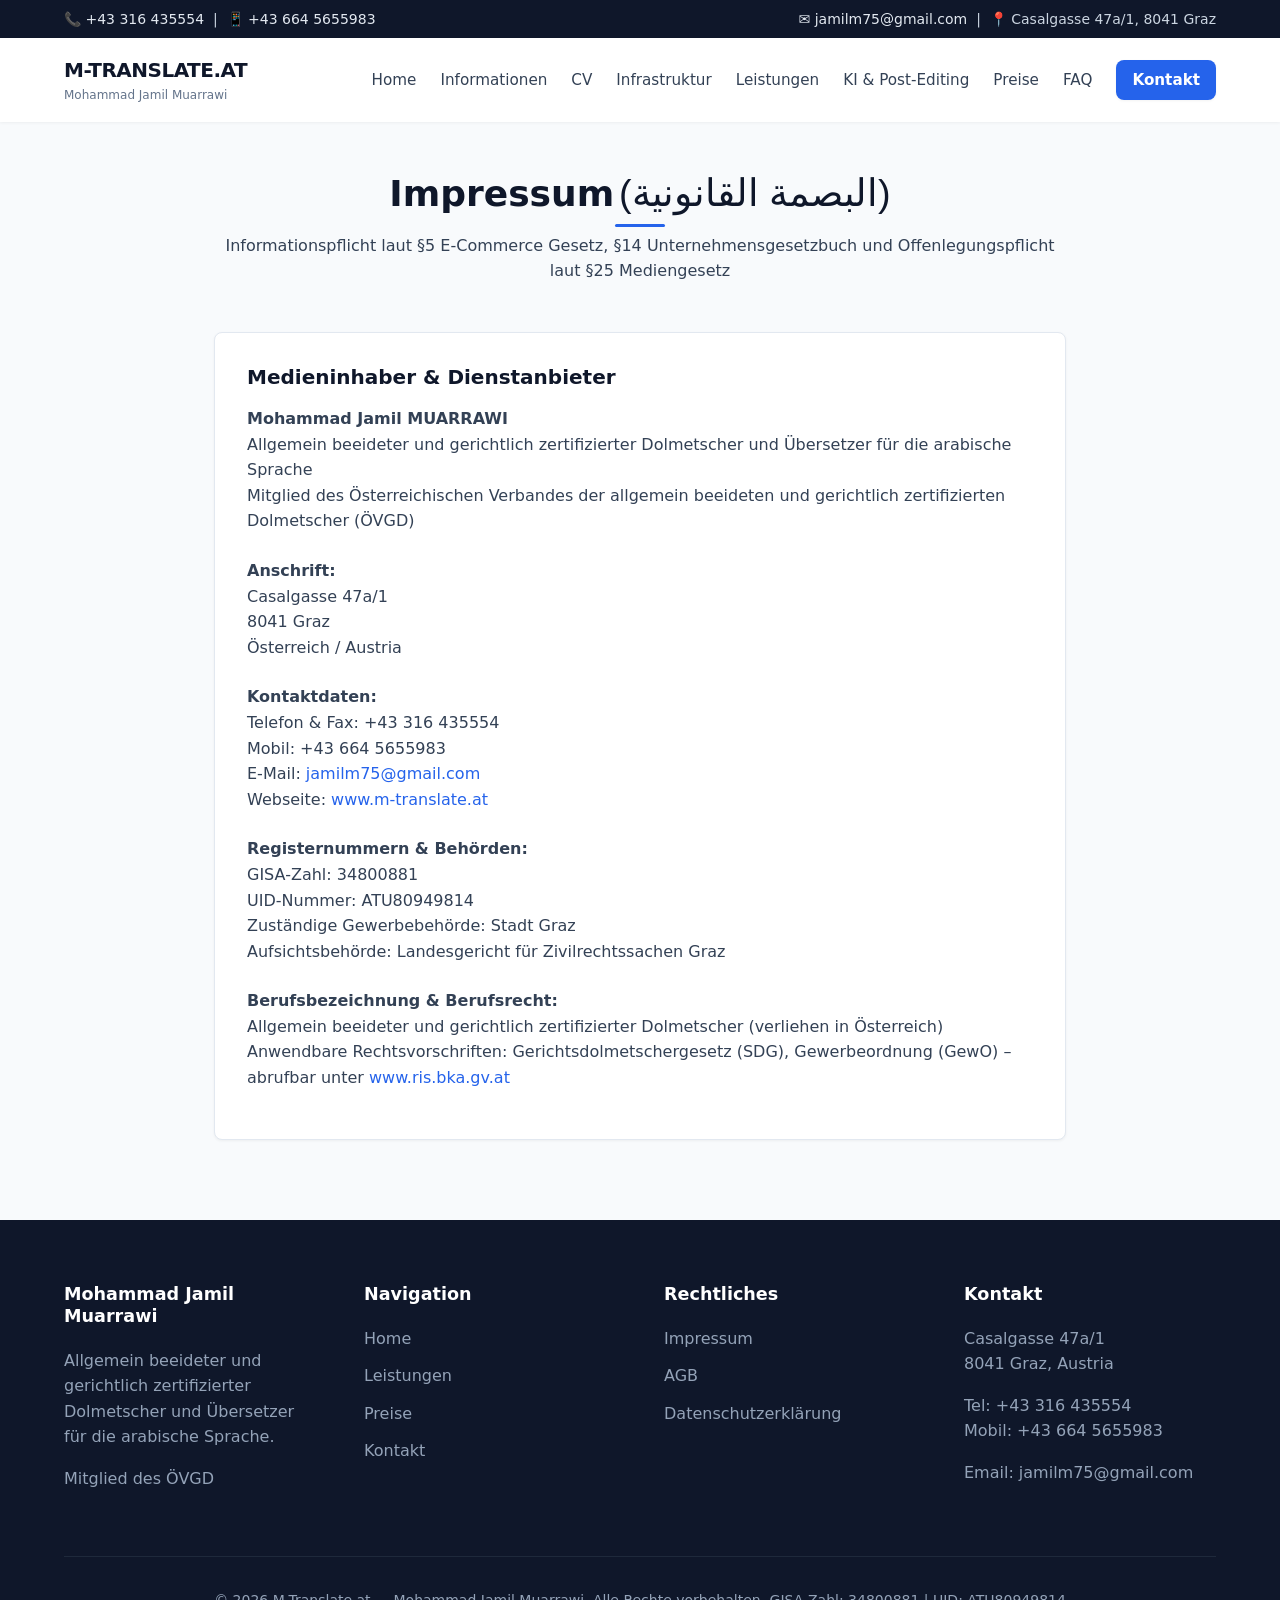
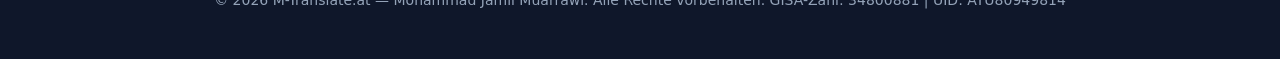
<file: impressum.html>
<!DOCTYPE html>
<html lang="de">
<head>
  <link rel="icon" type="image/png" href="/C:\Users\muarr\Dokumente\m-translate\assets\icons/favicon-96x96.png" sizes="96x96" />
  <link rel="icon" type="image/svg+xml" href="/C:\Users\muarr\Dokumente\m-translate\assets\icons/favicon.svg" />
  <link rel="shortcut icon" href="/C:\Users\muarr\Dokumente\m-translate\assets\icons/favicon.ico" />
  <link rel="apple-touch-icon" sizes="180x180" href="/C:\Users\muarr\Dokumente\m-translate\assets\icons/apple-touch-icon.png" />
  <meta name="apple-mobile-web-app-title" content="Jamil Muarrawi Translate" />
  <link rel="manifest" href="/C:\Users\muarr\Dokumente\m-translate\assets\icons/site.webmanifest" />
  <link rel="stylesheet" href="https://cdnjs.cloudflare.com/ajax/libs/font-awesome/6.5.1/css/all.min.css">
  <meta charset="UTF-8">
  <meta name="viewport" content="width=device-width, initial-scale=1.0">
  <title>Impressum | Mohammad Jamil Muarrawi</title>
  <meta name="robots" content="noindex, follow">
  <link rel="stylesheet" href="assets/css/style.css">
</head>
<body>

  <!-- Top Contact Bar -->
  <div class="top-bar">
    <div class="container top-bar-content">
      <div>
        <a href="tel:+43316435554">📞 +43 316 435554</a> &nbsp;|&nbsp; 
        <a href="tel:+436645655983">📱 +43 664 5655983</a>
      </div>
      <div>
        <a href="mailto:jamilm75@gmail.com">✉️ jamilm75@gmail.com</a> &nbsp;|&nbsp; 
        <span>📍 Casalgasse 47a/1, 8041 Graz</span>
      </div>
    </div>
  </div>

  <!-- Header -->
  <header>
    <div class="navbar container">
      <a href="index.html" class="logo">
        <span class="logo-title">M-TRANSLATE.AT</span>
        <span class="logo-subtitle">Mohammad Jamil Muarrawi</span>
      </a>
      <button class="hamburger" aria-label="Menü öffnen" aria-expanded="false">☰</button>
      <nav>
        <ul class="nav-menu">
          <li><a href="index.html" class="nav-link">Home</a></li>
          <li><a href="informationen.html" class="nav-link">Informationen</a></li>
          <li><a href="lebenslauf.html" class="nav-link">CV</a></li>
          <li><a href="infrastruktur-und-ausstattung.html" class="nav-link">Infrastruktur</a></li>
          <li><a href="leistungen.html" class="nav-link">Leistungen</a></li>
          <li><a href="ki-uebersetzungen.html" class="nav-link">KI & Post-Editing</a></li>
          <li><a href="preise.html" class="nav-link">Preise</a></li>
          <li><a href="faq.html" class="nav-link">FAQ</a></li>
          <li><a href="kontakt.html" class="nav-link btn" style="color:white; padding: 0.5rem 1rem;">Kontakt</a></li>
        </ul>
      </nav>
    </div>
  </header>

  <main class="container" style="padding-top: 3rem; padding-bottom: 5rem; max-width: 900px;">
    <div class="section-title">
      <h2>Impressum<span lang="ar" dir="rtl" class="arabic-text">(البصمة القانونية)</span></h2>
      <p>Informationspflicht laut §5 E-Commerce Gesetz, §14 Unternehmensgesetzbuch und Offenlegungspflicht laut §25 Mediengesetz</p>
    </div>

    <div class="card">
      <h3>Medieninhaber & Dienstanbieter</h3>
      <p><strong>Mohammad Jamil MUARRAWI</strong><br>
      Allgemein beeideter und gerichtlich zertifizierter Dolmetscher und Übersetzer für die arabische Sprache<br>
      Mitglied des Österreichischen Verbandes der allgemein beeideten und gerichtlich zertifizierten Dolmetscher (ÖVGD)</p>

      <p style="margin-top: 1.5rem;"><strong>Anschrift:</strong><br>
      Casalgasse 47a/1<br>
      8041 Graz<br>
      Österreich / Austria</p>

      <p style="margin-top: 1.5rem;"><strong>Kontaktdaten:</strong><br>
      Telefon & Fax: +43 316 435554<br>
      Mobil: +43 664 5655983<br>
      E-Mail: <a href="mailto:jamilm75@gmail.com">jamilm75@gmail.com</a><br>
      Webseite: <a href="https://www.m-translate.at">www.m-translate.at</a></p>

      <p style="margin-top: 1.5rem;"><strong>Registernummern & Behörden:</strong><br>
      GISA-Zahl: 34800881<br>
      UID-Nummer: ATU80949814<br>
      Zuständige Gewerbebehörde: Stadt Graz<br>
      Aufsichtsbehörde: Landesgericht für Zivilrechtssachen Graz</p>

      <p style="margin-top: 1.5rem;"><strong>Berufsbezeichnung & Berufsrecht:</strong><br>
      Allgemein beeideter und gerichtlich zertifizierter Dolmetscher (verliehen in Österreich)<br>
      Anwendbare Rechtsvorschriften: Gerichtsdolmetschergesetz (SDG), Gewerbeordnung (GewO) – abrufbar unter <a href="https://www.ris.bka.gv.at" target="_blank" rel="noopener">www.ris.bka.gv.at</a></p>
    </div>
  </main>

  <!-- Footer -->
  <footer>
    <div class="container">
      <div class="footer-grid">
        <div class="footer-col">
          <h4>Mohammad Jamil Muarrawi</h4>
          <p>Allgemein beeideter und gerichtlich zertifizierter Dolmetscher und Übersetzer für die arabische Sprache.</p>
          <p>Mitglied des ÖVGD</p>
        </div>
        <div class="footer-col">
          <h4>Navigation</h4>
          <ul>
            <li><a href="index.html">Home</a></li>
            <li><a href="leistungen.html">Leistungen</a></li>
            <li><a href="preise.html">Preise</a></li>
            <li><a href="kontakt.html">Kontakt</a></li>
          </ul>
        </div>
        <div class="footer-col">
          <h4>Rechtliches</h4>
          <ul>
            <li><a href="impressum.html">Impressum</a></li>
            <li><a href="agb.html">AGB</a></li>
            <li><a href="datenschutz.html">Datenschutzerklärung</a></li>
          </ul>
        </div>
        <div class="footer-col">
          <h4>Kontakt</h4>
          <p>Casalgasse 47a/1<br>8041 Graz, Austria</p>
          <p>Tel: +43 316 435554<br>Mobil: +43 664 5655983</p>
          <p>Email: jamilm75@gmail.com</p>
        </div>
      </div>
      <div class="footer-bottom">
        <p>&copy; 2026 M-Translate.at — Mohammad Jamil Muarrawi. Alle Rechte vorbehalten. GISA-Zahl: 34800881 | UID: ATU80949814</p>
      </div>
    </div>
  </footer>

  <script src="assets/js/main.js"></script>
</body>
</html>
</file>
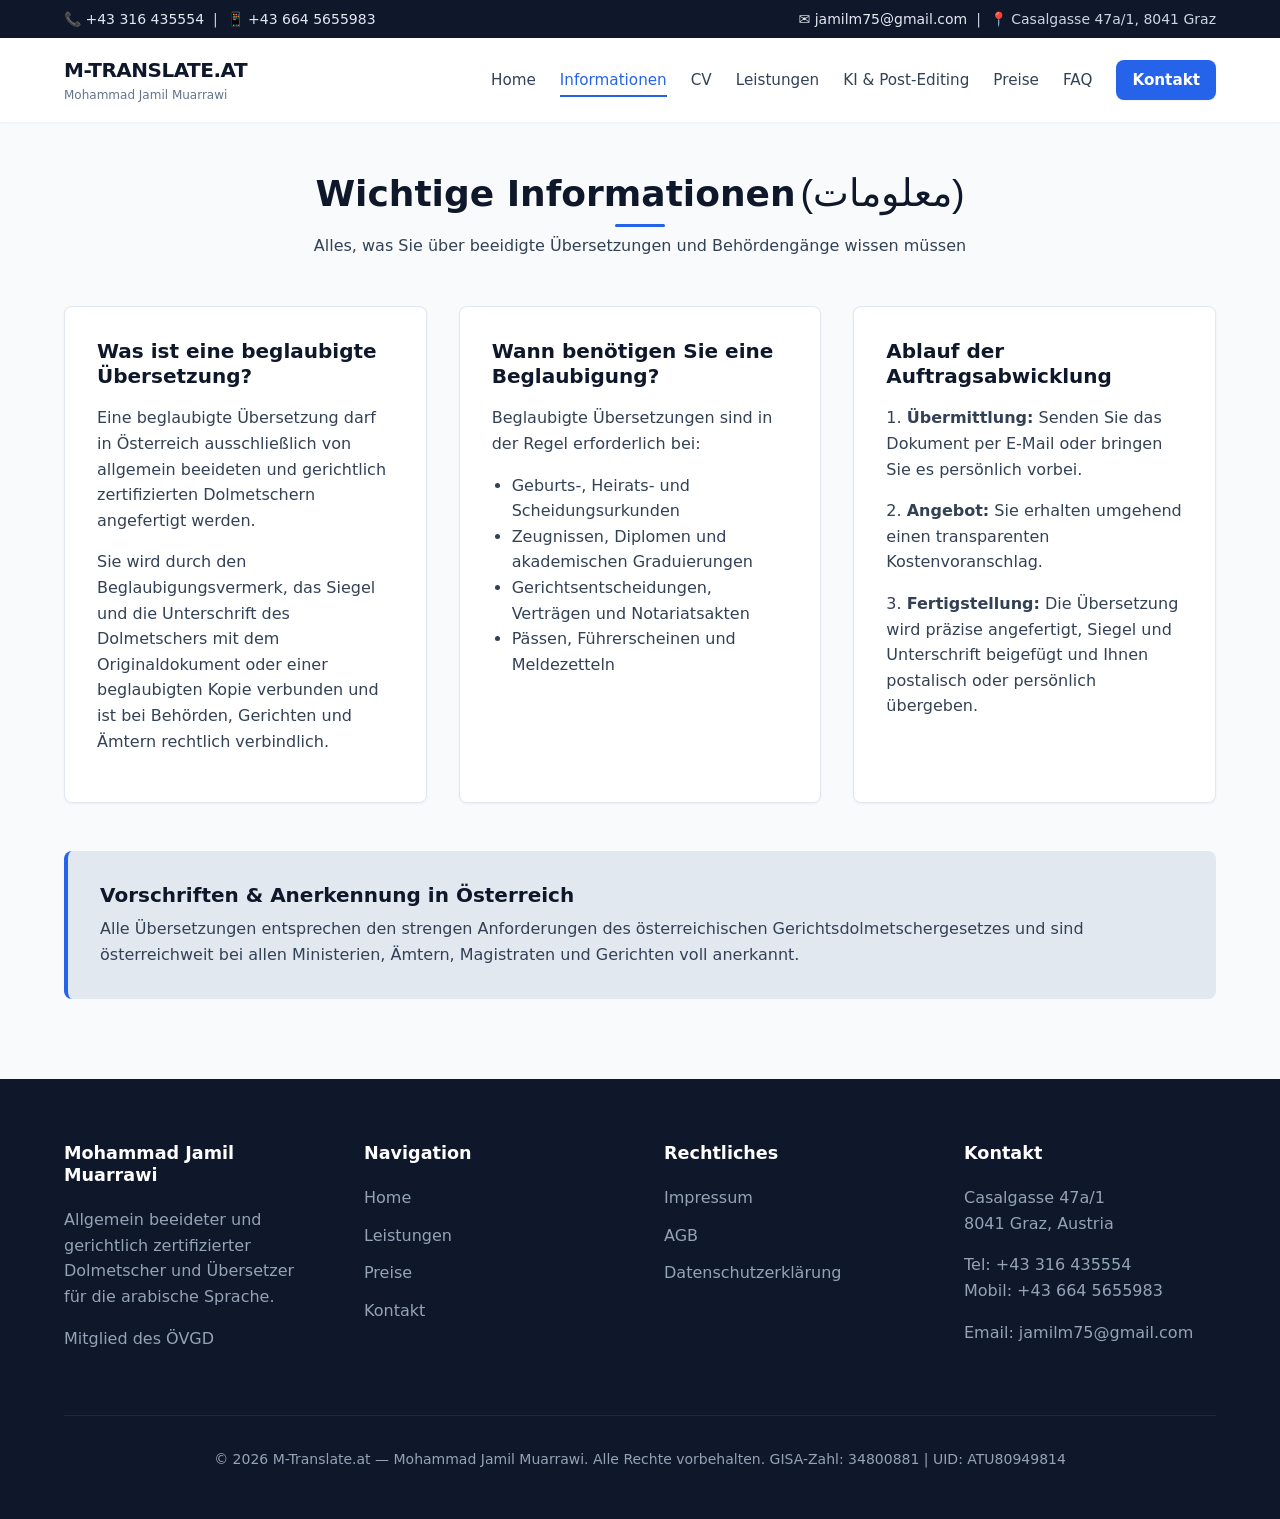
<file: informationen.html>
<!DOCTYPE html>
<html lang="de">
<head>
  <link rel="icon" type="image/png" href="/C:\Users\muarr\Dokumente\m-translate\assets\icons/favicon-96x96.png" sizes="96x96" />
  <link rel="icon" type="image/svg+xml" href="/C:\Users\muarr\Dokumente\m-translate\assets\icons/favicon.svg" />
  <link rel="shortcut icon" href="/C:\Users\muarr\Dokumente\m-translate\assets\icons/favicon.ico" />
  <link rel="apple-touch-icon" sizes="180x180" href="/C:\Users\muarr\Dokumente\m-translate\assets\icons/apple-touch-icon.png" />
  <meta name="apple-mobile-web-app-title" content="Jamil Muarrawi Translate" />
  <link rel="manifest" href="/C:\Users\muarr\Dokumente\m-translate\assets\icons/site.webmanifest" />

  <meta charset="UTF-8">
  <meta name="viewport" content="width=device-width, initial-scale=1.0">
  <title>Informationen & Maalom-t | Mohammad Jamil Muarrawi</title>
  <meta name="description" content="Wichtige Informationen zu beglaubigten Übersetzungen, Gerichtsdolmetschen und rechtlichen Anforderungen in Österreich.">
  <link rel="stylesheet" href="https://cdnjs.cloudflare.com/ajax/libs/font-awesome/6.5.1/css/all.min.css">
  <link rel="stylesheet" href="assets/css/style.css">
</head>
<body>

  <!-- Top Contact Bar -->
  <div class="top-bar">
    <div class="container top-bar-content">
      <div>
        <a href="tel:+43316435554">📞 +43 316 435554</a> &nbsp;|&nbsp; 
        <a href="tel:+436645655983">📱 +43 664 5655983</a>
      </div>
      <div>
        <a href="mailto:jamilm75@gmail.com">✉️ jamilm75@gmail.com</a> &nbsp;|&nbsp; 
        <span>📍 Casalgasse 47a/1, 8041 Graz</span>
      </div>
    </div>
  </div>

  <!-- Header -->
  <header>
    <div class="navbar container">
      <a href="index.html" class="logo">
        <span class="logo-title">M-TRANSLATE.AT</span>
        <span class="logo-subtitle">Mohammad Jamil Muarrawi</span>
      </a>
      <button class="hamburger" aria-label="Menü öffnen" aria-expanded="false">☰</button>
      <nav>
        <ul class="nav-menu">
          <li><a href="index.html" class="nav-link">Home</a></li>
          <li><a href="informationen.html" class="nav-link active">Informationen</a></li>
          <li><a href="lebenslauf.html" class="nav-link">CV</a></li>
          <li><a href="leistungen.html" class="nav-link">Leistungen</a></li>
          <li><a href="ki-uebersetzungen.html" class="nav-link">KI & Post-Editing</a></li>
          <li><a href="preise.html" class="nav-link">Preise</a></li>
          <li><a href="faq.html" class="nav-link">FAQ</a></li>
          <li><a href="kontakt.html" class="nav-link btn" style="color:white; padding: 0.5rem 1rem;">Kontakt</a></li>
        </ul>
      </nav>
    </div>
  </header>

  <main class="container" style="padding-top: 3rem; padding-bottom: 5rem;">
    <div class="section-title">
      <h2>Wichtige Informationen<span lang="ar" dir="rtl" class="arabic-text">(معلومات)</span></h2>
      <p>Alles, was Sie über beeidigte Übersetzungen und Behördengänge wissen müssen</p>
    </div>

    <div class="grid-3" style="grid-template-columns: repeat(auto-fit, minmax(320px, 1fr));">
      <div class="card">
        <h3>Was ist eine beglaubigte Übersetzung?</h3>
        <p>Eine beglaubigte Übersetzung darf in Österreich ausschließlich von allgemein beeideten und gerichtlich zertifizierten Dolmetschern angefertigt werden.</p>
        <p>Sie wird durch den Beglaubigungsvermerk, das Siegel und die Unterschrift des Dolmetschers mit dem Originaldokument oder einer beglaubigten Kopie verbunden und ist bei Behörden, Gerichten und Ämtern rechtlich verbindlich.</p>
      </div>

      <div class="card">
        <h3>Wann benötigen Sie eine Beglaubigung?</h3>
        <p>Beglaubigte Übersetzungen sind in der Regel erforderlich bei:</p>
        <ul style="list-style: disc; padding-left: 1.25rem; margin-bottom: 1rem;">
          <li>Geburts-, Heirats- und Scheidungsurkunden</li>
          <li>Zeugnissen, Diplomen und akademischen Graduierungen</li>
          <li>Gerichtsentscheidungen, Verträgen und Notariatsakten</li>
          <li>Pässen, Führerscheinen und Meldezetteln</li>
        </ul>
      </div>

      <div class="card">
        <h3>Ablauf der Auftragsabwicklung</h3>
        <p>1. <strong>Übermittlung:</strong> Senden Sie das Dokument per E-Mail oder bringen Sie es persönlich vorbei.</p>
        <p>2. <strong>Angebot:</strong> Sie erhalten umgehend einen transparenten Kostenvoranschlag.</p>
        <p>3. <strong>Fertigstellung:</strong> Die Übersetzung wird präzise angefertigt, Siegel und Unterschrift beigefügt und Ihnen postalisch oder persönlich übergeben.</p>
      </div>
    </div>

    <!-- Zusätzliche Infobox -->
    <div style="background-color: #e2e8f0; padding: 2rem; border-radius: var(--radius); margin-top: 3rem; border-left: 4px solid var(--accent);">
      <h3 style="margin-bottom: 0.5rem;">Vorschriften & Anerkennung in Österreich</h3>
      <p style="margin-bottom: 0;">Alle Übersetzungen entsprechen den strengen Anforderungen des österreichischen Gerichtsdolmetschergesetzes und sind österreichweit bei allen Ministerien, Ämtern, Magistraten und Gerichten voll anerkannt.</p>
    </div>
  </main>

  <!-- Footer -->
  <footer>
    <div class="container">
      <div class="footer-grid">
        <div class="footer-col">
          <h4>Mohammad Jamil Muarrawi</h4>
          <p>Allgemein beeideter und gerichtlich zertifizierter Dolmetscher und Übersetzer für die arabische Sprache.</p>
          <p>Mitglied des ÖVGD</p>
        </div>
        <div class="footer-col">
          <h4>Navigation</h4>
          <ul>
            <li><a href="index.html">Home</a></li>
            <li><a href="leistungen.html">Leistungen</a></li>
            <li><a href="preise.html">Preise</a></li>
            <li><a href="kontakt.html">Kontakt</a></li>
          </ul>
        </div>
        <div class="footer-col">
          <h4>Rechtliches</h4>
          <ul>
            <li><a href="impressum.html">Impressum</a></li>
            <li><a href="agb.html">AGB</a></li>
            <li><a href="datenschutz.html">Datenschutzerklärung</a></li>
          </ul>
        </div>
        <div class="footer-col">
          <h4>Kontakt</h4>
          <p>Casalgasse 47a/1<br>8041 Graz, Austria</p>
          <p>Tel: +43 316 435554<br>Mobil: +43 664 5655983</p>
          <p>Email: jamilm75@gmail.com</p>
        </div>
      </div>
      <div class="footer-bottom">
        <p>&copy; 2026 M-Translate.at — Mohammad Jamil Muarrawi. Alle Rechte vorbehalten. GISA-Zahl: 34800881 | UID: ATU80949814</p>
      </div>
    </div>
  </footer>

  <script src="assets/js/main.js"></script>
</body>
</html>
</file>
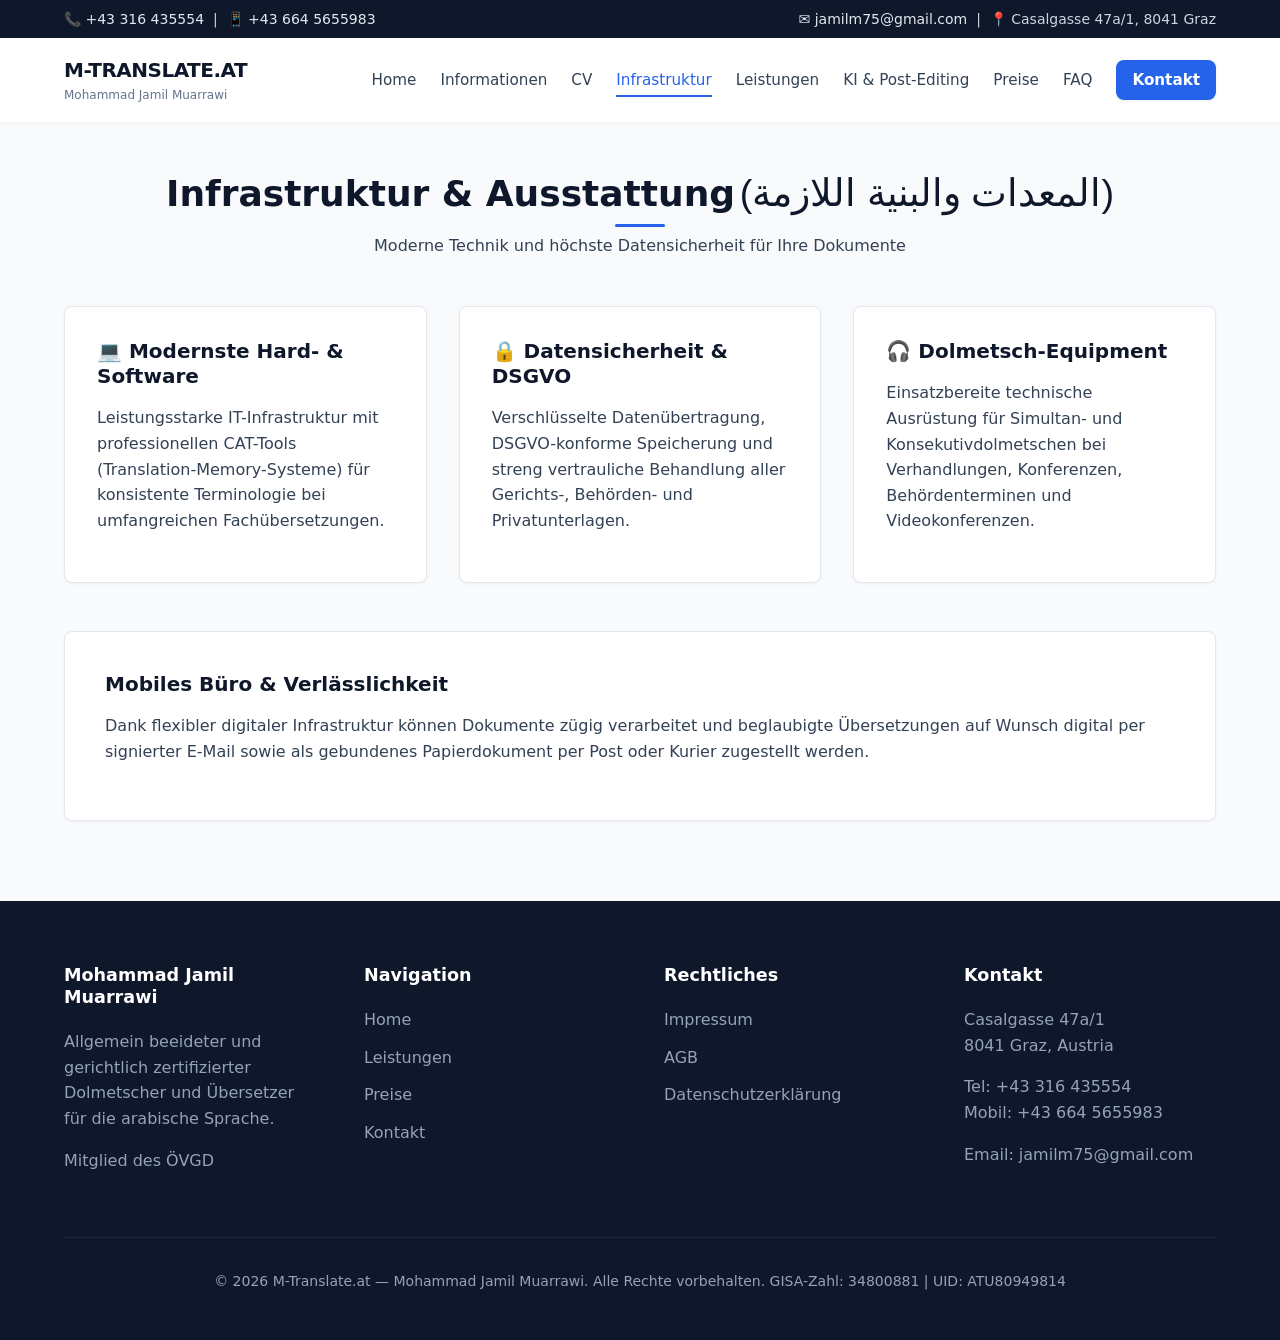
<file: infrastruktur-und-ausstattung.html>
<!DOCTYPE html>
<html lang="de">
<head>
  <link rel="icon" type="image/png" href="/C:\Users\muarr\Dokumente\m-translate\assets\icons/favicon-96x96.png" sizes="96x96" />
  <link rel="icon" type="image/svg+xml" href="/C:\Users\muarr\Dokumente\m-translate\assets\icons/favicon.svg" />
  <link rel="shortcut icon" href="/C:\Users\muarr\Dokumente\m-translate\assets\icons/favicon.ico" />
  <link rel="apple-touch-icon" sizes="180x180" href="/C:\Users\muarr\Dokumente\m-translate\assets\icons/apple-touch-icon.png" />
  <meta name="apple-mobile-web-app-title" content="Jamil Muarrawi Translate" />
  <link rel="manifest" href="/C:\Users\muarr\Dokumente\m-translate\assets\icons/site.webmanifest" />
  
  <meta charset="UTF-8">
  <meta name="viewport" content="width=device-width, initial-scale=1.0">
  <title>Infrastruktur & Ausstattung | Mohammad Jamil Muarrawi</title>
  <meta name="description" content="Technische Ausstattung, Infrastruktur und Datenschutzstandards für professionelle Übersetzungen und Dolmetschdienste in Graz.">
  <link rel="stylesheet" href="https://cdnjs.cloudflare.com/ajax/libs/font-awesome/6.5.1/css/all.min.css">
  <link rel="stylesheet" href="assets/css/style.css">
</head>
<body>

  <!-- Top Contact Bar -->
  <div class="top-bar">
    <div class="container top-bar-content">
      <div>
        <a href="tel:+43316435554">📞 +43 316 435554</a> &nbsp;|&nbsp; 
        <a href="tel:+436645655983">📱 +43 664 5655983</a>
      </div>
      <div>
        <a href="mailto:jamilm75@gmail.com">✉️ jamilm75@gmail.com</a> &nbsp;|&nbsp; 
        <span>📍 Casalgasse 47a/1, 8041 Graz</span>
      </div>
    </div>
  </div>

  <!-- Header -->
  <header>
    <div class="navbar container">
      <a href="index.html" class="logo">
        <span class="logo-title">M-TRANSLATE.AT</span>
        <span class="logo-subtitle">Mohammad Jamil Muarrawi</span>
      </a>
      <button class="hamburger" aria-label="Menü öffnen" aria-expanded="false">☰</button>
      <nav>
        <ul class="nav-menu">
          <li><a href="index.html" class="nav-link">Home</a></li>
          <li><a href="informationen.html" class="nav-link">Informationen</a></li>
          <li><a href="lebenslauf.html" class="nav-link">CV</a></li>
          <li><a href="infrastruktur-und-ausstattung.html" class="nav-link active">Infrastruktur</a></li>
          <li><a href="leistungen.html" class="nav-link">Leistungen</a></li>
          <li><a href="ki-uebersetzungen.html" class="nav-link">KI & Post-Editing</a></li>
          <li><a href="preise.html" class="nav-link">Preise</a></li>
          <li><a href="faq.html" class="nav-link">FAQ</a></li>
          <li><a href="kontakt.html" class="nav-link btn" style="color:white; padding: 0.5rem 1rem;">Kontakt</a></li>
        </ul>
      </nav>
    </div>
  </header>

  <main class="container" style="padding-top: 3rem; padding-bottom: 5rem;">
    <div class="section-title">
      <h2>Infrastruktur & Ausstattung<span lang="ar" dir="rtl" class="arabic-text">(المعدات والبنية اللازمة)</span></h2>
      <p>Moderne Technik und höchste Datensicherheit für Ihre Dokumente</p>
    </div>

    <div class="grid-3">
      <div class="card">
        <h3>💻 Modernste Hard- & Software</h3>
        <p>Leistungsstarke IT-Infrastruktur mit professionellen CAT-Tools (Translation-Memory-Systeme) für konsistente Terminologie bei umfangreichen Fachübersetzungen.</p>
      </div>

      <div class="card">
        <h3>🔒 Datensicherheit & DSGVO</h3>
        <p>Verschlüsselte Datenübertragung, DSGVO-konforme Speicherung und streng vertrauliche Behandlung aller Gerichts-, Behörden- und Privatunterlagen.</p>
      </div>

      <div class="card">
        <h3>🎧 Dolmetsch-Equipment</h3>
        <p>Einsatzbereite technische Ausrüstung für Simultan- und Konsekutivdolmetschen bei Verhandlungen, Konferenzen, Behördenterminen und Videokonferenzen.</p>
      </div>
    </div>

    <div style="background-color: var(--bg-card); border: 1px solid var(--border-color); padding: 2.5rem; border-radius: var(--radius); margin-top: 3rem; box-shadow: var(--shadow-sm);">
      <h3 style="color: var(--primary); margin-bottom: 1rem;">Mobiles Büro & Verlässlichkeit</h3>
      <p>Dank flexibler digitaler Infrastruktur können Dokumente zügig verarbeitet und beglaubigte Übersetzungen auf Wunsch digital per signierter E-Mail sowie als gebundenes Papierdokument per Post oder Kurier zugestellt werden.</p>
    </div>
  </main>

  <!-- Footer -->
  <footer>
    <div class="container">
      <div class="footer-grid">
        <div class="footer-col">
          <h4>Mohammad Jamil Muarrawi</h4>
          <p>Allgemein beeideter und gerichtlich zertifizierter Dolmetscher und Übersetzer für die arabische Sprache.</p>
          <p>Mitglied des ÖVGD</p>
        </div>
        <div class="footer-col">
          <h4>Navigation</h4>
          <ul>
            <li><a href="index.html">Home</a></li>
            <li><a href="leistungen.html">Leistungen</a></li>
            <li><a href="preise.html">Preise</a></li>
            <li><a href="kontakt.html">Kontakt</a></li>
          </ul>
        </div>
        <div class="footer-col">
          <h4>Rechtliches</h4>
          <ul>
            <li><a href="impressum.html">Impressum</a></li>
            <li><a href="agb.html">AGB</a></li>
            <li><a href="datenschutz.html">Datenschutzerklärung</a></li>
          </ul>
        </div>
        <div class="footer-col">
          <h4>Kontakt</h4>
          <p>Casalgasse 47a/1<br>8041 Graz, Austria</p>
          <p>Tel: +43 316 435554<br>Mobil: +43 664 5655983</p>
          <p>Email: jamilm75@gmail.com</p>
        </div>
      </div>
      <div class="footer-bottom">
        <p>&copy; 2026 M-Translate.at — Mohammad Jamil Muarrawi. Alle Rechte vorbehalten. GISA-Zahl: 34800881 | UID: ATU80949814</p>
      </div>
    </div>
  </footer>

  <script src="assets/js/main.js"></script>
</body>
</html>
</file>
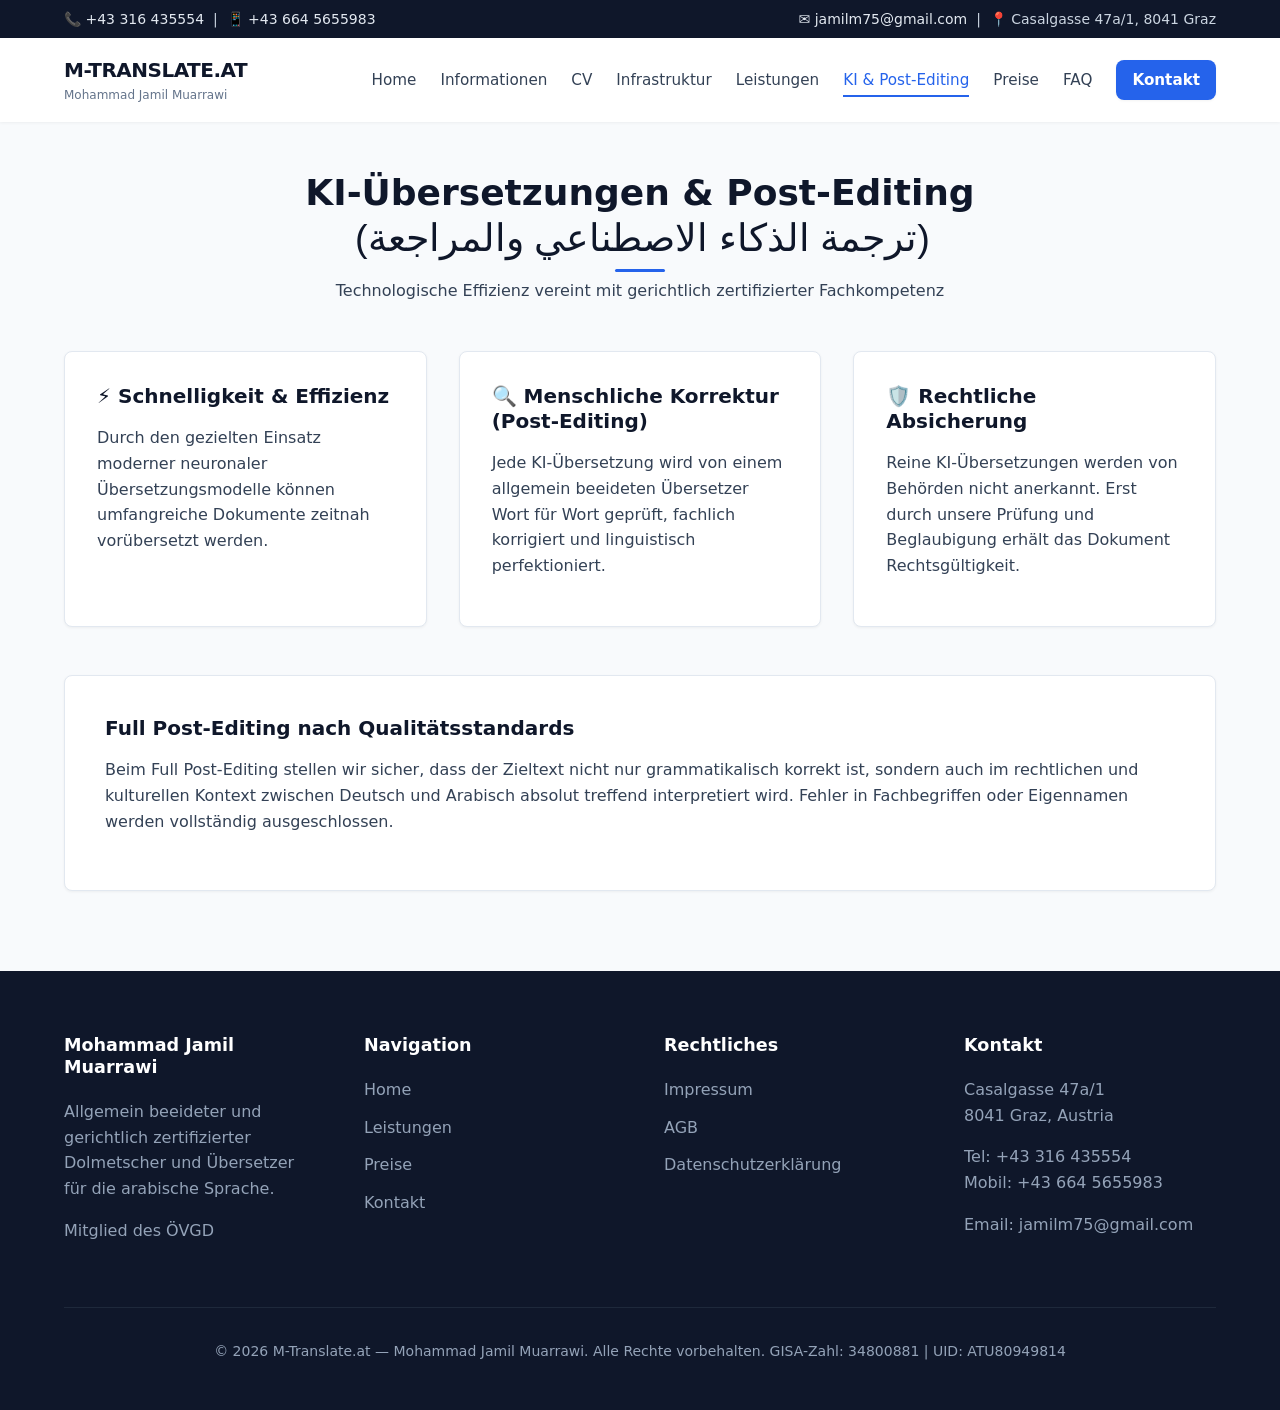
<file: ki-uebersetzungen.html>
<!DOCTYPE html>
<html lang="de">
<head>
  <link rel="icon" type="image/png" href="/C:\Users\muarr\Dokumente\m-translate\assets\icons/favicon-96x96.png" sizes="96x96" />
  <link rel="icon" type="image/svg+xml" href="/C:\Users\muarr\Dokumente\m-translate\assets\icons/favicon.svg" />
  <link rel="shortcut icon" href="/C:\Users\muarr\Dokumente\m-translate\assets\icons/favicon.ico" />
  <link rel="apple-touch-icon" sizes="180x180" href="/C:\Users\muarr\Dokumente\m-translate\assets\icons/apple-touch-icon.png" />
  <meta name="apple-mobile-web-app-title" content="Jamil Muarrawi Translate" />
  <link rel="manifest" href="/C:\Users\muarr\Dokumente\m-translate\assets\icons/site.webmanifest" />

  <meta charset="UTF-8">
  <meta name="viewport" content="width=device-width, initial-scale=1.0">
  <title>KI-Übersetzungen & Post-Editing | Mohammad Jamil Muarrawi</title>
  <meta name="description" content="Kombination aus KI-gestützter Übersetzung und menschlicher Nachbearbeitung (Post-Editing) für schnelle, präzise und fachlich korrekte Übersetzungen in Graz.">
  <link rel="stylesheet" href="https://cdnjs.cloudflare.com/ajax/libs/font-awesome/6.5.1/css/all.min.css">
  <link rel="stylesheet" href="assets/css/style.css">
</head>
<body>

  <!-- Top Contact Bar -->
  <div class="top-bar">
    <div class="container top-bar-content">
      <div>
        <a href="tel:+43316435554">📞 +43 316 435554</a> &nbsp;|&nbsp; 
        <a href="tel:+436645655983">📱 +43 664 5655983</a>
      </div>
      <div>
        <a href="mailto:jamilm75@gmail.com">✉️ jamilm75@gmail.com</a> &nbsp;|&nbsp; 
        <span>📍 Casalgasse 47a/1, 8041 Graz</span>
      </div>
    </div>
  </div>

  <!-- Header -->
  <header>
    <div class="navbar container">
      <a href="index.html" class="logo">
        <span class="logo-title">M-TRANSLATE.AT</span>
        <span class="logo-subtitle">Mohammad Jamil Muarrawi</span>
      </a>
      <button class="hamburger" aria-label="Menü öffnen" aria-expanded="false">☰</button>
      <nav>
        <ul class="nav-menu">
          <li><a href="index.html" class="nav-link">Home</a></li>
          <li><a href="informationen.html" class="nav-link">Informationen</a></li>
          <li><a href="lebenslauf.html" class="nav-link">CV</a></li>
          <li><a href="infrastruktur-und-ausstattung.html" class="nav-link">Infrastruktur</a></li>
          <li><a href="leistungen.html" class="nav-link">Leistungen</a></li>
          <li><a href="ki-uebersetzungen.html" class="nav-link active">KI & Post-Editing</a></li>
          <li><a href="preise.html" class="nav-link">Preise</a></li>
          <li><a href="faq.html" class="nav-link">FAQ</a></li>
          <li><a href="kontakt.html" class="nav-link btn" style="color:white; padding: 0.5rem 1rem;">Kontakt</a></li>
        </ul>
      </nav>
    </div>
  </header>

  <main class="container" style="padding-top: 3rem; padding-bottom: 5rem;">
    <div class="section-title">
      <h2>KI-Übersetzungen & Post-Editing<span lang="ar" dir="rtl" class="arabic-text">(ترجمة الذكاء الاصطناعي والمراجعة)</span></h2>
      <p>Technologische Effizienz vereint mit gerichtlich zertifizierter Fachkompetenz</p>
    </div>

    <div class="grid-3">
      <div class="card">
        <h3>⚡ Schnelligkeit & Effizienz</h3>
        <p>Durch den gezielten Einsatz moderner neuronaler Übersetzungsmodelle können umfangreiche Dokumente zeitnah vorübersetzt werden.</p>
      </div>

      <div class="card">
        <h3>🔍 Menschliche Korrektur (Post-Editing)</h3>
        <p>Jede KI-Übersetzung wird von einem allgemein beeideten Übersetzer Wort für Wort geprüft, fachlich korrigiert und linguistisch perfektioniert.</p>
      </div>

      <div class="card">
        <h3>🛡️ Rechtliche Absicherung</h3>
        <p>Reine KI-Übersetzungen werden von Behörden nicht anerkannt. Erst durch unsere Prüfung und Beglaubigung erhält das Dokument Rechtsgültigkeit.</p>
      </div>
    </div>

    <div style="background-color: var(--bg-card); border: 1px solid var(--border-color); padding: 2.5rem; border-radius: var(--radius); margin-top: 3rem; box-shadow: var(--shadow-sm);">
      <h3 style="color: var(--primary); margin-bottom: 1rem;">Full Post-Editing nach Qualitätsstandards</h3>
      <p>Beim Full Post-Editing stellen wir sicher, dass der Zieltext nicht nur grammatikalisch korrekt ist, sondern auch im rechtlichen und kulturellen Kontext zwischen Deutsch und Arabisch absolut treffend interpretiert wird. Fehler in Fachbegriffen oder Eigennamen werden vollständig ausgeschlossen.</p>
    </div>
  </main>

  <!-- Footer -->
  <footer>
    <div class="container">
      <div class="footer-grid">
        <div class="footer-col">
          <h4>Mohammad Jamil Muarrawi</h4>
          <p>Allgemein beeideter und gerichtlich zertifizierter Dolmetscher und Übersetzer für die arabische Sprache.</p>
          <p>Mitglied des ÖVGD</p>
        </div>
        <div class="footer-col">
          <h4>Navigation</h4>
          <ul>
            <li><a href="index.html">Home</a></li>
            <li><a href="leistungen.html">Leistungen</a></li>
            <li><a href="preise.html">Preise</a></li>
            <li><a href="kontakt.html">Kontakt</a></li>
          </ul>
        </div>
        <div class="footer-col">
          <h4>Rechtliches</h4>
          <ul>
            <li><a href="impressum.html">Impressum</a></li>
            <li><a href="agb.html">AGB</a></li>
            <li><a href="datenschutz.html">Datenschutzerklärung</a></li>
          </ul>
        </div>
        <div class="footer-col">
          <h4>Kontakt</h4>
          <p>Casalgasse 47a/1<br>8041 Graz, Austria</p>
          <p>Tel: +43 316 435554<br>Mobil: +43 664 5655983</p>
          <p>Email: jamilm75@gmail.com</p>
        </div>
      </div>
      <div class="footer-bottom">
        <p>&copy; 2026 M-Translate.at — Mohammad Jamil Muarrawi. Alle Rechte vorbehalten. GISA-Zahl: 34800881 | UID: ATU80949814</p>
      </div>
    </div>
  </footer>

  <script src="assets/js/main.js"></script>
</body>
</html>
</file>
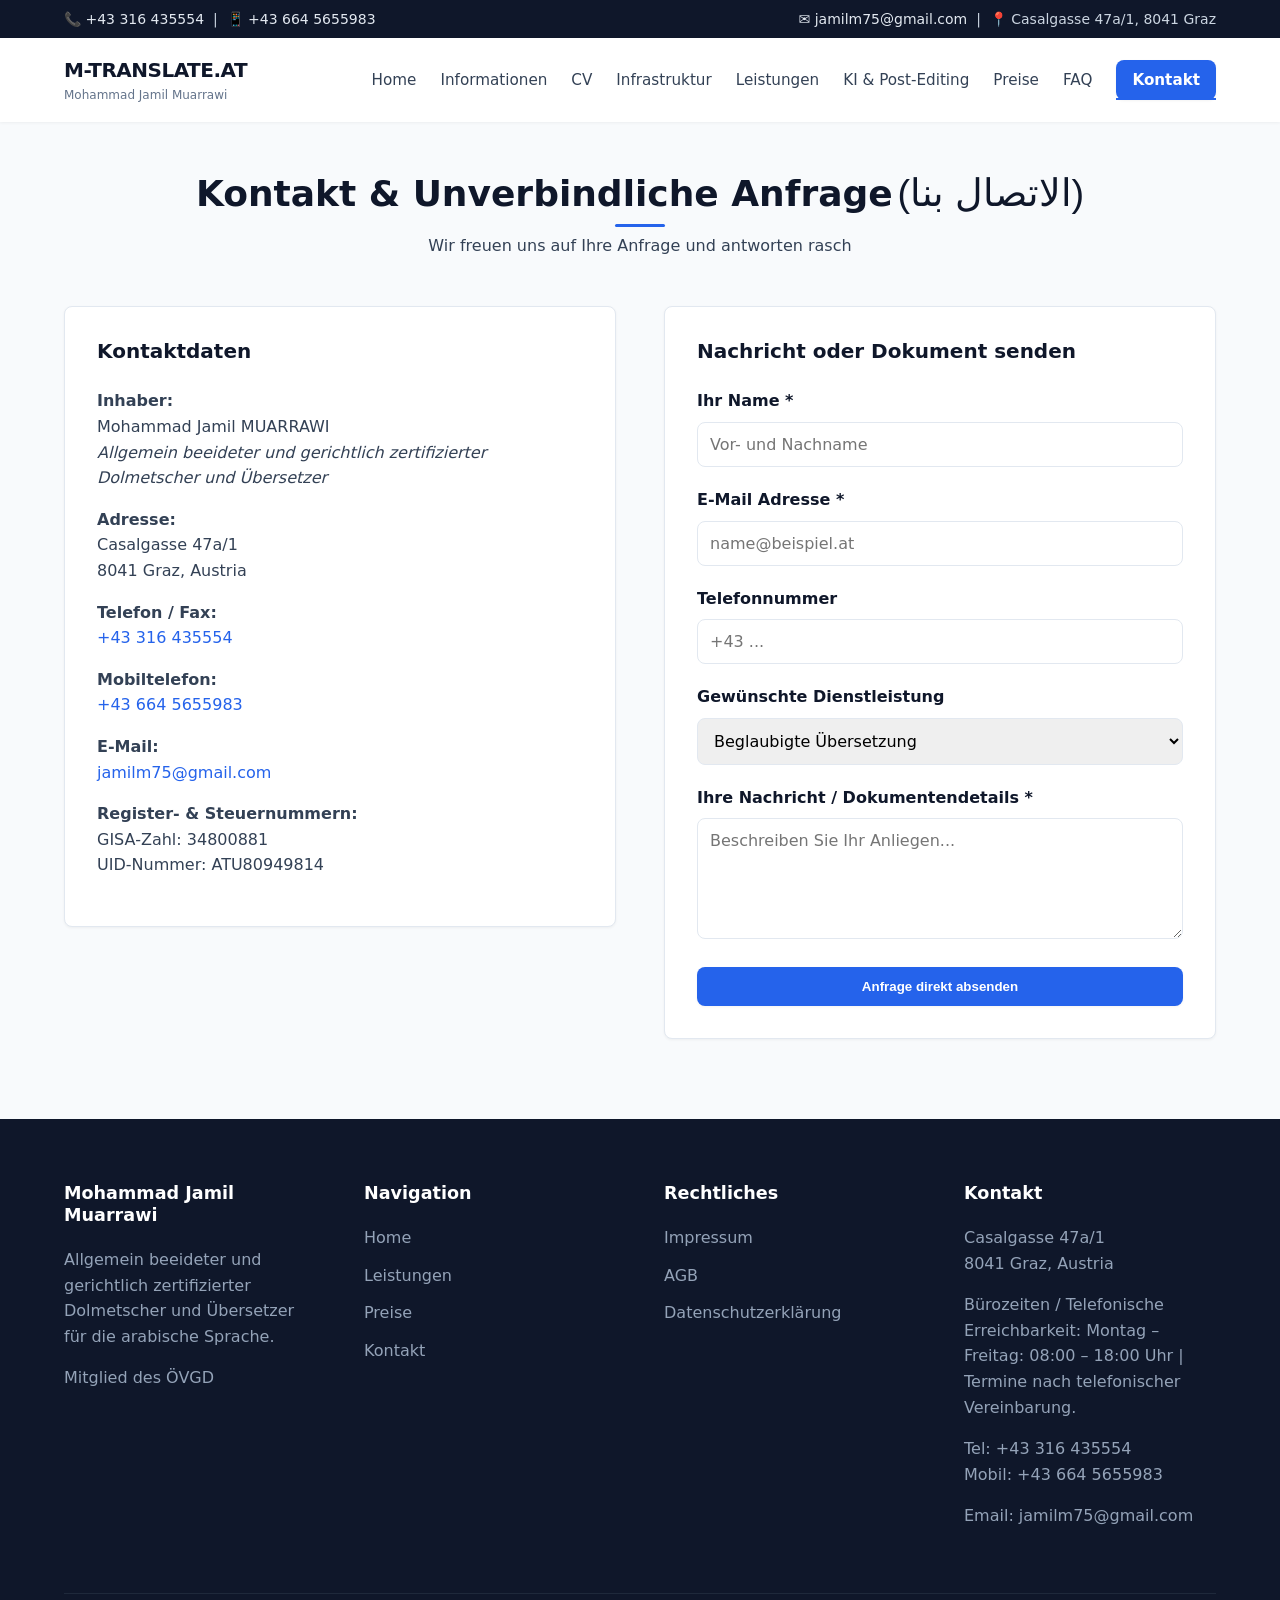
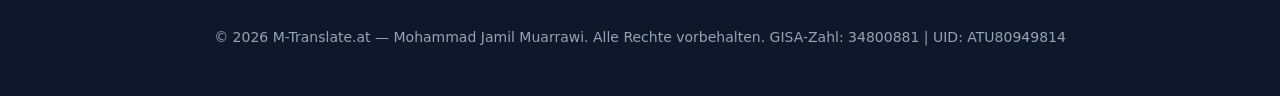
<file: kontakt.html>
<!DOCTYPE html>
<html lang="de">
<head>
  <link rel="icon" type="image/png" href="/C:\Users\muarr\Dokumente\m-translate\assets\icons/favicon-96x96.png" sizes="96x96" />
  <link rel="icon" type="image/svg+xml" href="/C:\Users\muarr\Dokumente\m-translate\assets\icons/favicon.svg" />
  <link rel="shortcut icon" href="/C:\Users\muarr\Dokumente\m-translate\assets\icons/favicon.ico" />
  <link rel="apple-touch-icon" sizes="180x180" href="/C:\Users\muarr\Dokumente\m-translate\assets\icons/apple-touch-icon.png" />
  <meta name="apple-mobile-web-app-title" content="Jamil Muarrawi Translate" />
  <link rel="manifest" href="/C:\Users\muarr\Dokumente\m-translate\assets\icons/site.webmanifest" />

  <meta charset="UTF-8">
  <meta name="viewport" content="width=device-width, initial-scale=1.0">
  <title>Kontakt & Angebot anfordern | Mohammad Jamil Muarrawi</title>
  <meta name="description" content="Kontaktieren Sie das Übersetzungsbüro Mohammad Jamil Muarrawi in Graz für Angebote, Beratung und Beglaubigungen.">
  <link rel="stylesheet" href="https://cdnjs.cloudflare.com/ajax/libs/font-awesome/6.5.1/css/all.min.css">
  <link rel="stylesheet" href="assets/css/style.css">
  <style>
    .contact-grid {
      display: grid;
      grid-template-columns: 1fr 1fr;
      gap: 3rem;
    }
    .form-group {
      margin-bottom: 1.25rem;
    }
    .form-group label {
      display: block;
      margin-bottom: 0.5rem;
      font-weight: 600;
      color: var(--primary);
    }
    .form-group input, .form-group textarea, .form-group select {
      width: 100%;
      padding: 0.75rem;
      border: 1px solid var(--border-color);
      border-radius: var(--radius);
      font-family: inherit;
      font-size: 1rem;
    }
    .form-group input:focus, .form-group textarea:focus, .form-group select:focus {
      outline: none;
      border-color: var(--accent);
      box-shadow: 0 0 0 3px rgba(37, 99, 235, 0.1);
    }
    @media (max-width: 768px) {
      .contact-grid {
        grid-template-columns: 1fr;
      }
    }
  </style>
</head>
<body>

  <!-- Top Contact Bar -->
  <div class="top-bar">
    <div class="container top-bar-content">
      <div>
        <a href="tel:+43316435554">📞 +43 316 435554</a> &nbsp;|&nbsp; 
        <a href="tel:+436645655983">📱 +43 664 5655983</a>
      </div>
      <div>
        <a href="mailto:jamilm75@gmail.com">✉️ jamilm75@gmail.com</a> &nbsp;|&nbsp; 
        <span>📍 Casalgasse 47a/1, 8041 Graz</span>
      </div>
    </div>
  </div>

  <!-- Header -->
  <header>
    <div class="navbar container">
      <a href="index.html" class="logo">
        <span class="logo-title">M-TRANSLATE.AT</span>
        <span class="logo-subtitle">Mohammad Jamil Muarrawi</span>
      </a>
      <button class="hamburger" aria-label="Menü öffnen" aria-expanded="false">☰</button>
      <nav>
        <ul class="nav-menu">
          <li><a href="index.html" class="nav-link">Home</a></li>
          <li><a href="informationen.html" class="nav-link">Informationen</a></li>
          <li><a href="lebenslauf.html" class="nav-link">CV</a></li>
          <li><a href="infrastruktur-und-ausstattung.html" class="nav-link">Infrastruktur</a></li>
          <li><a href="leistungen.html" class="nav-link">Leistungen</a></li>
          <li><a href="ki-uebersetzungen.html" class="nav-link">KI & Post-Editing</a></li>
          <li><a href="preise.html" class="nav-link">Preise</a></li>
          <li><a href="faq.html" class="nav-link">FAQ</a></li>
          <li><a href="kontakt.html" class="nav-link active btn" style="color:white; padding: 0.5rem 1rem;">Kontakt</a></li>
        </ul>
      </nav>
    </div>
  </header>

  <main class="container" style="padding-top: 3rem; padding-bottom: 5rem;">
    <div class="section-title">
      <h2>Kontakt & Unverbindliche Anfrage<span lang="ar" dir="rtl" class="arabic-text">(الاتصال بنا)</span></h2>
      <p>Wir freuen uns auf Ihre Anfrage und antworten rasch</p>
    </div>

    <div class="contact-grid">
      <!-- Kontaktdaten Card -->
      <div class="card" style="height: fit-content;">
        <h3 style="margin-bottom: 1.5rem;">Kontaktdaten</h3>
        <p><strong>Inhaber:</strong><br>Mohammad Jamil MUARRAWI<br><em>Allgemein beeideter und gerichtlich zertifizierter Dolmetscher und Übersetzer</em></p>
        <p style="margin-top: 1rem;"><strong>Adresse:</strong><br>Casalgasse 47a/1<br>8041 Graz, Austria</p>
        <p style="margin-top: 1rem;"><strong>Telefon / Fax:</strong><br><a href="tel:+43316435554">+43 316 435554</a></p>
        <p style="margin-top: 1rem;"><strong>Mobiltelefon:</strong><br><a href="tel:+436645655983">+43 664 5655983</a></p>
        <p style="margin-top: 1rem;"><strong>E-Mail:</strong><br><a href="mailto:jamilm75@gmail.com">jamilm75@gmail.com</a></p>
        <p style="margin-top: 1rem;"><strong>Register- & Steuernummern:</strong><br>GISA-Zahl: 34800881<br>UID-Nummer: ATU80949814</p>
      </div>

      <!-- Kontaktformular -->
      <div class="card">
        <h3 style="margin-bottom: 1.5rem;">Nachricht oder Dokument senden</h3>
        <form action="https://api.web3forms.com/submit" method="POST">
          <!-- Web3Forms Access Key -->
          <input type="hidden" name="access_key" value="f8cd6928-6b10-4b1a-9c9d-fafc738ee542">
          <input type="hidden" name="subject" value="Neue Anfrage über m-translate.at">
          <input type="hidden" name="from_name" value="M-Translate Kontaktformular">
          
          <!-- Spamschutz Honeypot (unsichtbar für Menschen) -->
          <input type="checkbox" name="botcheck" class="hidden" style="display: none;">

          <div class="form-group">
            <label for="name">Ihr Name *</label>
            <input type="text" id="name" name="Name" required placeholder="Vor- und Nachname">
          </div>
          <div class="form-group">
            <label for="email">E-Mail Adresse *</label>
            <input type="email" id="email" name="Email" required placeholder="name@beispiel.at">
          </div>
          <div class="form-group">
            <label for="phone">Telefonnummer</label>
            <input type="tel" id="phone" name="Telefon" placeholder="+43 ...">
          </div>
          <div class="form-group">
            <label for="service">Gewünschte Dienstleistung</label>
            <select id="service" name="Dienstleistung">
              <option value="Beglaubigung">Beglaubigte Übersetzung</option>
              <option value="Fachuebersetzung">Fachübersetzung</option>
              <option value="Dolmetschen">Dolmetschen (Gericht / Behörde)</option>
              <option value="KI-Post-Editing">KI-Übersetzung & Post-Editing</option>
            </select>
          </div>
          <div class="form-group">
            <label for="message">Ihre Nachricht / Dokumentendetails *</label>
            <textarea id="message" name="Nachricht" rows="5" required placeholder="Beschreiben Sie Ihr Anliegen..."></textarea>
          </div>
          <button type="submit" class="btn" style="width: 100%;">Anfrage direkt absenden</button>
        </form>        

      </div>
    </div>
  </main>

  <!-- Footer -->
  <footer>
    <div class="container">
      <div class="footer-grid">
        <div class="footer-col">
          <h4>Mohammad Jamil Muarrawi</h4>
          <p>Allgemein beeideter und gerichtlich zertifizierter Dolmetscher und Übersetzer für die arabische Sprache.</p>
          <p>Mitglied des ÖVGD</p>
        </div>
        <div class="footer-col">
          <h4>Navigation</h4>
          <ul>
            <li><a href="index.html">Home</a></li>
            <li><a href="leistungen.html">Leistungen</a></li>
            <li><a href="preise.html">Preise</a></li>
            <li><a href="kontakt.html">Kontakt</a></li>
          </ul>
        </div>
        <div class="footer-col">
          <h4>Rechtliches</h4>
          <ul>
            <li><a href="impressum.html">Impressum</a></li>
            <li><a href="agb.html">AGB</a></li>
            <li><a href="datenschutz.html">Datenschutzerklärung</a></li>
          </ul>
        </div>
        <div class="footer-col">
          <h4>Kontakt</h4>
          <p>Casalgasse 47a/1<br>8041 Graz, Austria</p>
          <p>Bürozeiten / Telefonische Erreichbarkeit: Montag – Freitag: 08:00 – 18:00 Uhr | Termine nach telefonischer Vereinbarung.</p>
          <p>Tel: +43 316 435554<br>Mobil: +43 664 5655983</p>
          <p>Email: jamilm75@gmail.com</p>
        </div>
      </div>
      <div class="footer-bottom">
        <p>&copy; 2026 M-Translate.at — Mohammad Jamil Muarrawi. Alle Rechte vorbehalten. GISA-Zahl: 34800881 | UID: ATU80949814</p>
      </div>
    </div>
  </footer>

  <script src="assets/js/main.js"></script>
</body>
</html>
</file>
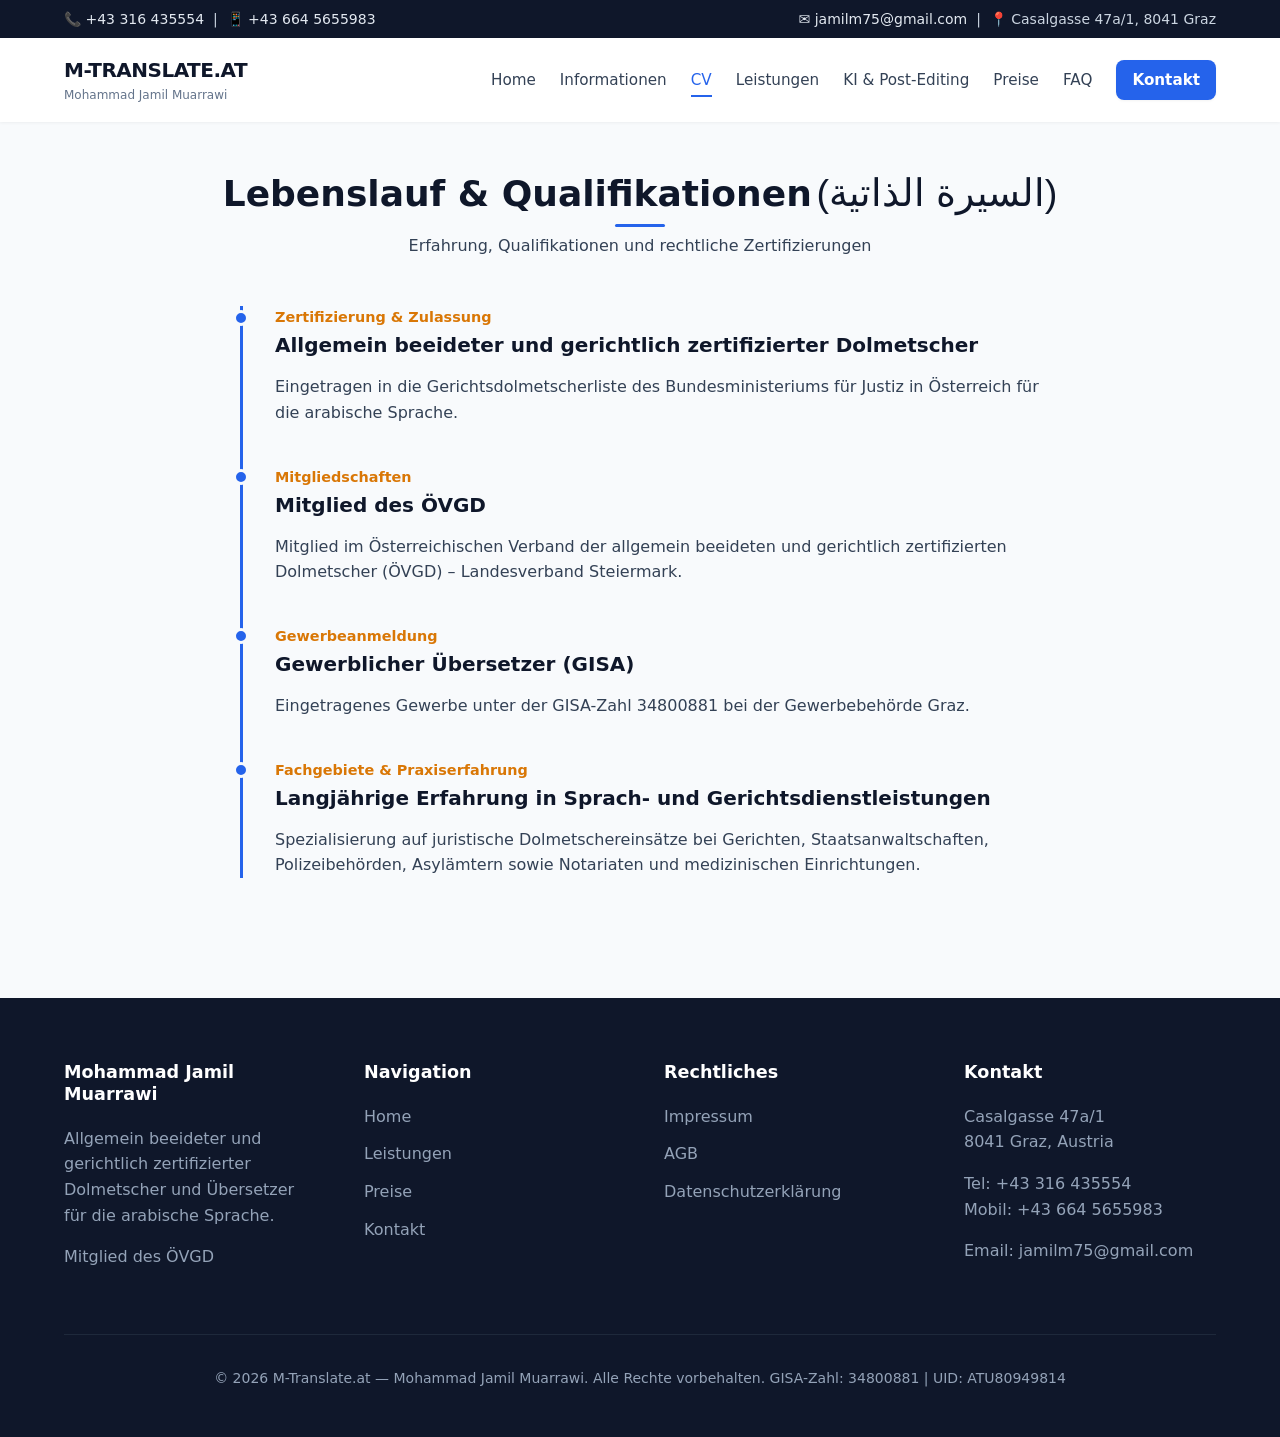
<file: lebenslauf.html>
<!DOCTYPE html>
<html lang="de">
<head>
  <link rel="icon" type="image/png" href="/C:\Users\muarr\Dokumente\m-translate\assets\icons/favicon-96x96.png" sizes="96x96" />
  <link rel="icon" type="image/svg+xml" href="/C:\Users\muarr\Dokumente\m-translate\assets\icons/favicon.svg" />
  <link rel="shortcut icon" href="/C:\Users\muarr\Dokumente\m-translate\assets\icons/favicon.ico" />
  <link rel="apple-touch-icon" sizes="180x180" href="/C:\Users\muarr\Dokumente\m-translate\assets\icons/apple-touch-icon.png" />
  <meta name="apple-mobile-web-app-title" content="Jamil Muarrawi Translate" />
  <link rel="manifest" href="/C:\Users\muarr\Dokumente\m-translate\assets\icons/site.webmanifest" />

  <meta charset="UTF-8">
  <meta name="viewport" content="width=device-width, initial-scale=1.0">
  <title>Lebenslauf / CV | Mohammad Jamil Muarrawi</title>
  <meta name="description" content="Qualifikationen, Werdegang und Zertifizierungen von Mohammad Jamil Muarrawi – Allgemein beeideter und gerichtlich zertifizierter Dolmetscher in Graz.">
  <link rel="stylesheet" href="https://cdnjs.cloudflare.com/ajax/libs/font-awesome/6.5.1/css/all.min.css">
  <link rel="stylesheet" href="assets/css/style.css">
  <style>
    /* Timeline Styling für Lebenslauf */
    .timeline {
      position: relative;
      max-width: 800px;
      margin: 0 auto;
      padding-left: 2rem;
      border-left: 3px solid var(--accent);
    }
    .timeline-item {
      position: relative;
      margin-bottom: 2.5rem;
    }
    .timeline-item::before {
      content: '';
      position: absolute;
      left: -2.6rem;
      top: 0.2rem;
      width: 1rem;
      height: 1rem;
      border-radius: 50%;
      background-color: var(--accent);
      border: 3px solid var(--bg-main);
    }
    .timeline-date {
      font-weight: 700;
      color: var(--gold);
      font-size: 0.9rem;
      margin-bottom: 0.25rem;
    }
  </style>
</head>
<body>

  <!-- Top Contact Bar -->
  <div class="top-bar">
    <div class="container top-bar-content">
      <div>
        <a href="tel:+43316435554">📞 +43 316 435554</a> &nbsp;|&nbsp; 
        <a href="tel:+436645655983">📱 +43 664 5655983</a>
      </div>
      <div>
        <a href="mailto:jamilm75@gmail.com">✉️ jamilm75@gmail.com</a> &nbsp;|&nbsp; 
        <span>📍 Casalgasse 47a/1, 8041 Graz</span>
      </div>
    </div>
  </div>

  <!-- Header -->
  <header>
    <div class="navbar container">
      <a href="index.html" class="logo">
        <span class="logo-title">M-TRANSLATE.AT</span>
        <span class="logo-subtitle">Mohammad Jamil Muarrawi</span>
      </a>
      <button class="hamburger" aria-label="Menü öffnen" aria-expanded="false">☰</button>
      <nav>
        <ul class="nav-menu">
          <li><a href="index.html" class="nav-link">Home</a></li>
          <li><a href="informationen.html" class="nav-link">Informationen</a></li>
          <li><a href="lebenslauf.html" class="nav-link active">CV</a></li>
          <li><a href="leistungen.html" class="nav-link">Leistungen</a></li>
          <li><a href="ki-uebersetzungen.html" class="nav-link">KI & Post-Editing</a></li>
          <li><a href="preise.html" class="nav-link">Preise</a></li>
          <li><a href="faq.html" class="nav-link">FAQ</a></li>
          <li><a href="kontakt.html" class="nav-link btn" style="color:white; padding: 0.5rem 1rem;">Kontakt</a></li>
        </ul>
      </nav>
    </div>
  </header>

  <main class="container" style="padding-top: 3rem; padding-bottom: 5rem;">
    <div class="section-title">
      <h2>Lebenslauf & Qualifikationen<span lang="ar" dir="rtl" class="arabic-text">(السيرة الذاتية)</span></h2>
      <p>Erfahrung, Qualifikationen und rechtliche Zertifizierungen</p>
    </div>

    <div class="timeline">
      <div class="timeline-item">
        <div class="timeline-date">Zertifizierung & Zulassung</div>
        <h3>Allgemein beeideter und gerichtlich zertifizierter Dolmetscher</h3>
        <p>Eingetragen in die Gerichtsdolmetscherliste des Bundesministeriums für Justiz in Österreich für die arabische Sprache.</p>
      </div>

      <div class="timeline-item">
        <div class="timeline-date">Mitgliedschaften</div>
        <h3>Mitglied des ÖVGD</h3>
        <p>Mitglied im Österreichischen Verband der allgemein beeideten und gerichtlich zertifizierten Dolmetscher (ÖVGD) – Landesverband Steiermark.</p>
      </div>

      <div class="timeline-item">
        <div class="timeline-date">Gewerbeanmeldung</div>
        <h3>Gewerblicher Übersetzer (GISA)</h3>
        <p>Eingetragenes Gewerbe unter der GISA-Zahl 34800881 bei der Gewerbebehörde Graz.</p>
      </div>

      <div class="timeline-item">
        <div class="timeline-date">Fachgebiete & Praxiserfahrung</div>
        <h3>Langjährige Erfahrung in Sprach- und Gerichtsdienstleistungen</h3>
        <p>Spezialisierung auf juristische Dolmetschereinsätze bei Gerichten, Staatsanwaltschaften, Polizeibehörden, Asylämtern sowie Notariaten und medizinischen Einrichtungen.</p>
      </div>
    </div>
  </main>

  <!-- Footer -->
  <footer>
    <div class="container">
      <div class="footer-grid">
        <div class="footer-col">
          <h4>Mohammad Jamil Muarrawi</h4>
          <p>Allgemein beeideter und gerichtlich zertifizierter Dolmetscher und Übersetzer für die arabische Sprache.</p>
          <p>Mitglied des ÖVGD</p>
        </div>
        <div class="footer-col">
          <h4>Navigation</h4>
          <ul>
            <li><a href="index.html">Home</a></li>
            <li><a href="leistungen.html">Leistungen</a></li>
            <li><a href="preise.html">Preise</a></li>
            <li><a href="kontakt.html">Kontakt</a></li>
          </ul>
        </div>
        <div class="footer-col">
          <h4>Rechtliches</h4>
          <ul>
            <li><a href="impressum.html">Impressum</a></li>
            <li><a href="agb.html">AGB</a></li>
            <li><a href="datenschutz.html">Datenschutzerklärung</a></li>
          </ul>
        </div>
        <div class="footer-col">
          <h4>Kontakt</h4>
          <p>Casalgasse 47a/1<br>8041 Graz, Austria</p>
          <p>Tel: +43 316 435554<br>Mobil: +43 664 5655983</p>
          <p>Email: jamilm75@gmail.com</p>
        </div>
      </div>
      <div class="footer-bottom">
        <p>&copy; 2026 M-Translate.at — Mohammad Jamil Muarrawi. Alle Rechte vorbehalten. GISA-Zahl: 34800881 | UID: ATU80949814</p>
      </div>
    </div>
  </footer>

  <script src="assets/js/main.js"></script>
</body>
</html>
</file>
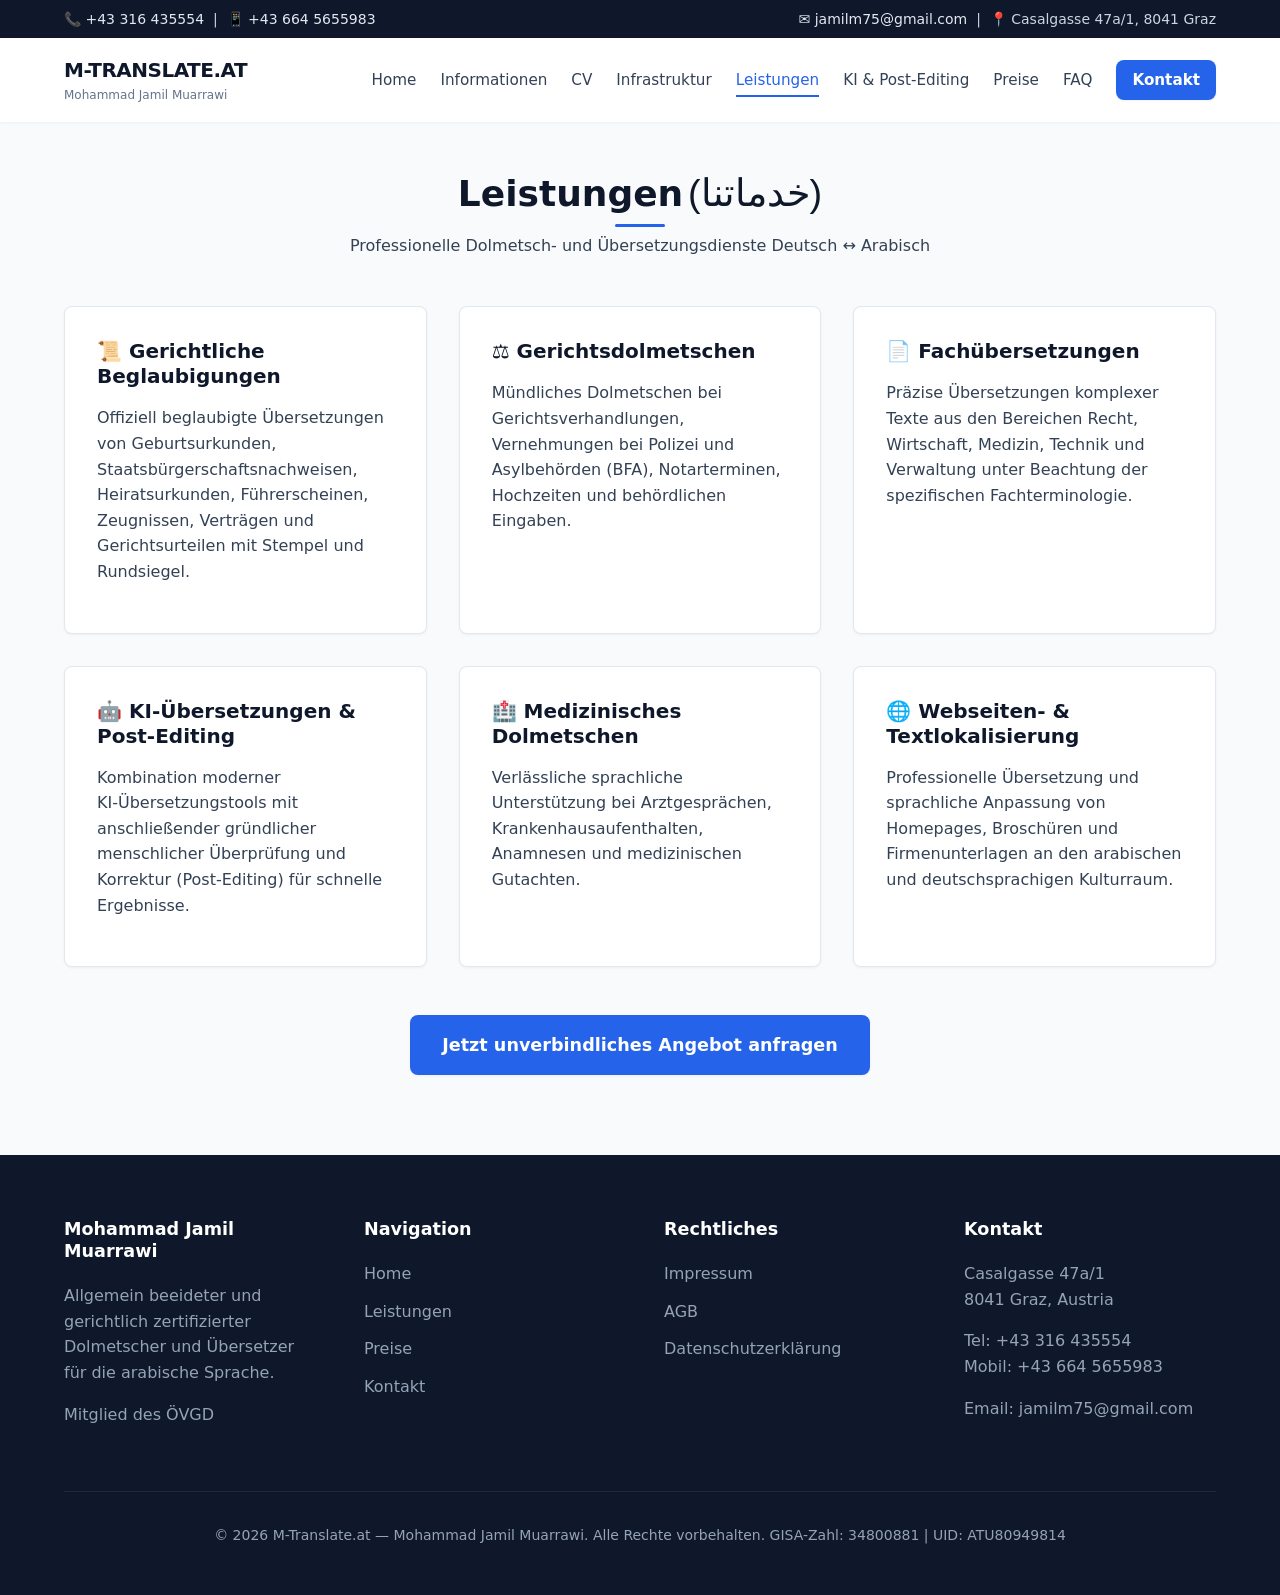
<file: leistungen.html>
<!DOCTYPE html>
<html lang="de">
<head>
  <link rel="icon" type="image/png" href="/C:\Users\muarr\Dokumente\m-translate\assets\icons/favicon-96x96.png" sizes="96x96" />
  <link rel="icon" type="image/svg+xml" href="/C:\Users\muarr\Dokumente\m-translate\assets\icons/favicon.svg" />
  <link rel="shortcut icon" href="/C:\Users\muarr\Dokumente\m-translate\assets\icons/favicon.ico" />
  <link rel="apple-touch-icon" sizes="180x180" href="/C:\Users\muarr\Dokumente\m-translate\assets\icons/apple-touch-icon.png" />
  <meta name="apple-mobile-web-app-title" content="Jamil Muarrawi Translate" />
  <link rel="manifest" href="/C:\Users\muarr\Dokumente\m-translate\assets\icons/site.webmanifest" />

  <meta charset="UTF-8">
  <meta name="viewport" content="width=device-width, initial-scale=1.0">
  <title>Leistungen | Mohammad Jamil Muarrawi</title>
  <meta name="description" content="Übersicht über alle Sprachdienstleistungen: Gerichtliche Beglaubigungen, Fachübersetzungen, Dolmetschen bei Behörden und Gerichten.">
  <link rel="stylesheet" href="https://cdnjs.cloudflare.com/ajax/libs/font-awesome/6.5.1/css/all.min.css">
  <link rel="stylesheet" href="assets/css/style.css">
</head>
<body>

  <!-- Top Contact Bar -->
  <div class="top-bar">
    <div class="container top-bar-content">
      <div>
        <a href="tel:+43316435554">📞 +43 316 435554</a> &nbsp;|&nbsp; 
        <a href="tel:+436645655983">📱 +43 664 5655983</a>
      </div>
      <div>
        <a href="mailto:jamilm75@gmail.com">✉️ jamilm75@gmail.com</a> &nbsp;|&nbsp; 
        <span>📍 Casalgasse 47a/1, 8041 Graz</span>
      </div>
    </div>
  </div>

  <!-- Header -->
  <header>
    <div class="navbar container">
      <a href="index.html" class="logo">
        <span class="logo-title">M-TRANSLATE.AT</span>
        <span class="logo-subtitle">Mohammad Jamil Muarrawi</span>
      </a>
      <button class="hamburger" aria-label="Menü öffnen" aria-expanded="false">☰</button>
      <nav>
        <ul class="nav-menu">
          <li><a href="index.html" class="nav-link">Home</a></li>
          <li><a href="informationen.html" class="nav-link">Informationen</a></li>
          <li><a href="lebenslauf.html" class="nav-link">CV</a></li>
          <li><a href="infrastruktur-und-ausstattung.html" class="nav-link">Infrastruktur</a></li>
          <li><a href="leistungen.html" class="nav-link active">Leistungen</a></li>
          <li><a href="ki-uebersetzungen.html" class="nav-link">KI & Post-Editing</a></li>
          <li><a href="preise.html" class="nav-link">Preise</a></li>
          <li><a href="faq.html" class="nav-link">FAQ</a></li>
          <li><a href="kontakt.html" class="nav-link btn" style="color:white; padding: 0.5rem 1rem;">Kontakt</a></li>
        </ul>
      </nav>
    </div>
  </header>

  <main class="container" style="padding-top: 3rem; padding-bottom: 5rem;">
    <div class="section-title">
      <h2>Leistungen<span lang="ar" dir="rtl" class="arabic-text">(خدماتنا)</span></h2>
      <p>Professionelle Dolmetsch- und Übersetzungsdienste Deutsch ↔ Arabisch</p>
    </div>

    <div class="grid-3" style="grid-template-columns: repeat(auto-fit, minmax(320px, 1fr));">
      <div class="card">
        <h3>📜 Gerichtliche Beglaubigungen</h3>
        <p>Offiziell beglaubigte Übersetzungen von Geburtsurkunden, Staatsbürgerschaftsnachweisen, Heiratsurkunden, Führerscheinen, Zeugnissen, Verträgen und Gerichtsurteilen mit Stempel und Rundsiegel.</p>
      </div>

      <div class="card">
        <h3>⚖️ Gerichtsdolmetschen</h3>
        <p>Mündliches Dolmetschen bei Gerichtsverhandlungen, Vernehmungen bei Polizei und Asylbehörden (BFA), Notarterminen, Hochzeiten und behördlichen Eingaben.</p>
      </div>

      <div class="card">
        <h3>📄 Fachübersetzungen</h3>
        <p>Präzise Übersetzungen komplexer Texte aus den Bereichen Recht, Wirtschaft, Medizin, Technik und Verwaltung unter Beachtung der spezifischen Fachterminologie.</p>
      </div>

      <div class="card">
        <h3>🤖 KI-Übersetzungen & Post-Editing</h3>
        <p>Kombination moderner KI-Übersetzungstools mit anschließender gründlicher menschlicher Überprüfung und Korrektur (Post-Editing) für schnelle Ergebnisse.</p>
      </div>

      <div class="card">
        <h3>🏥 Medizinisches Dolmetschen</h3>
        <p>Verlässliche sprachliche Unterstützung bei Arztgesprächen, Krankenhausaufenthalten, Anamnesen und medizinischen Gutachten.</p>
      </div>

      <div class="card">
        <h3>🌐 Webseiten- & Textlokalisierung</h3>
        <p>Professionelle Übersetzung und sprachliche Anpassung von Homepages, Broschüren und Firmenunterlagen an den arabischen und deutschsprachigen Kulturraum.</p>
      </div>
    </div>

    <div style="text-align: center; margin-top: 3rem;">
      <a href="kontakt.html" class="btn" style="padding: 1rem 2rem; font-size: 1.1rem;">Jetzt unverbindliches Angebot anfragen</a>
    </div>
  </main>

  <!-- Footer -->
  <footer>
    <div class="container">
      <div class="footer-grid">
        <div class="footer-col">
          <h4>Mohammad Jamil Muarrawi</h4>
          <p>Allgemein beeideter und gerichtlich zertifizierter Dolmetscher und Übersetzer für die arabische Sprache.</p>
          <p>Mitglied des ÖVGD</p>
        </div>
        <div class="footer-col">
          <h4>Navigation</h4>
          <ul>
            <li><a href="index.html">Home</a></li>
            <li><a href="leistungen.html">Leistungen</a></li>
            <li><a href="preise.html">Preise</a></li>
            <li><a href="kontakt.html">Kontakt</a></li>
          </ul>
        </div>
        <div class="footer-col">
          <h4>Rechtliches</h4>
          <ul>
            <li><a href="impressum.html">Impressum</a></li>
            <li><a href="agb.html">AGB</a></li>
            <li><a href="datenschutz.html">Datenschutzerklärung</a></li>
          </ul>
        </div>
        <div class="footer-col">
          <h4>Kontakt</h4>
          <p>Casalgasse 47a/1<br>8041 Graz, Austria</p>
          <p>Tel: +43 316 435554<br>Mobil: +43 664 5655983</p>
          <p>Email: jamilm75@gmail.com</p>
        </div>
      </div>
      <div class="footer-bottom">
        <p>&copy; 2026 M-Translate.at — Mohammad Jamil Muarrawi. Alle Rechte vorbehalten. GISA-Zahl: 34800881 | UID: ATU80949814</p>
      </div>
    </div>
  </footer>

  <script src="assets/js/main.js"></script>
</body>
</html>
</file>
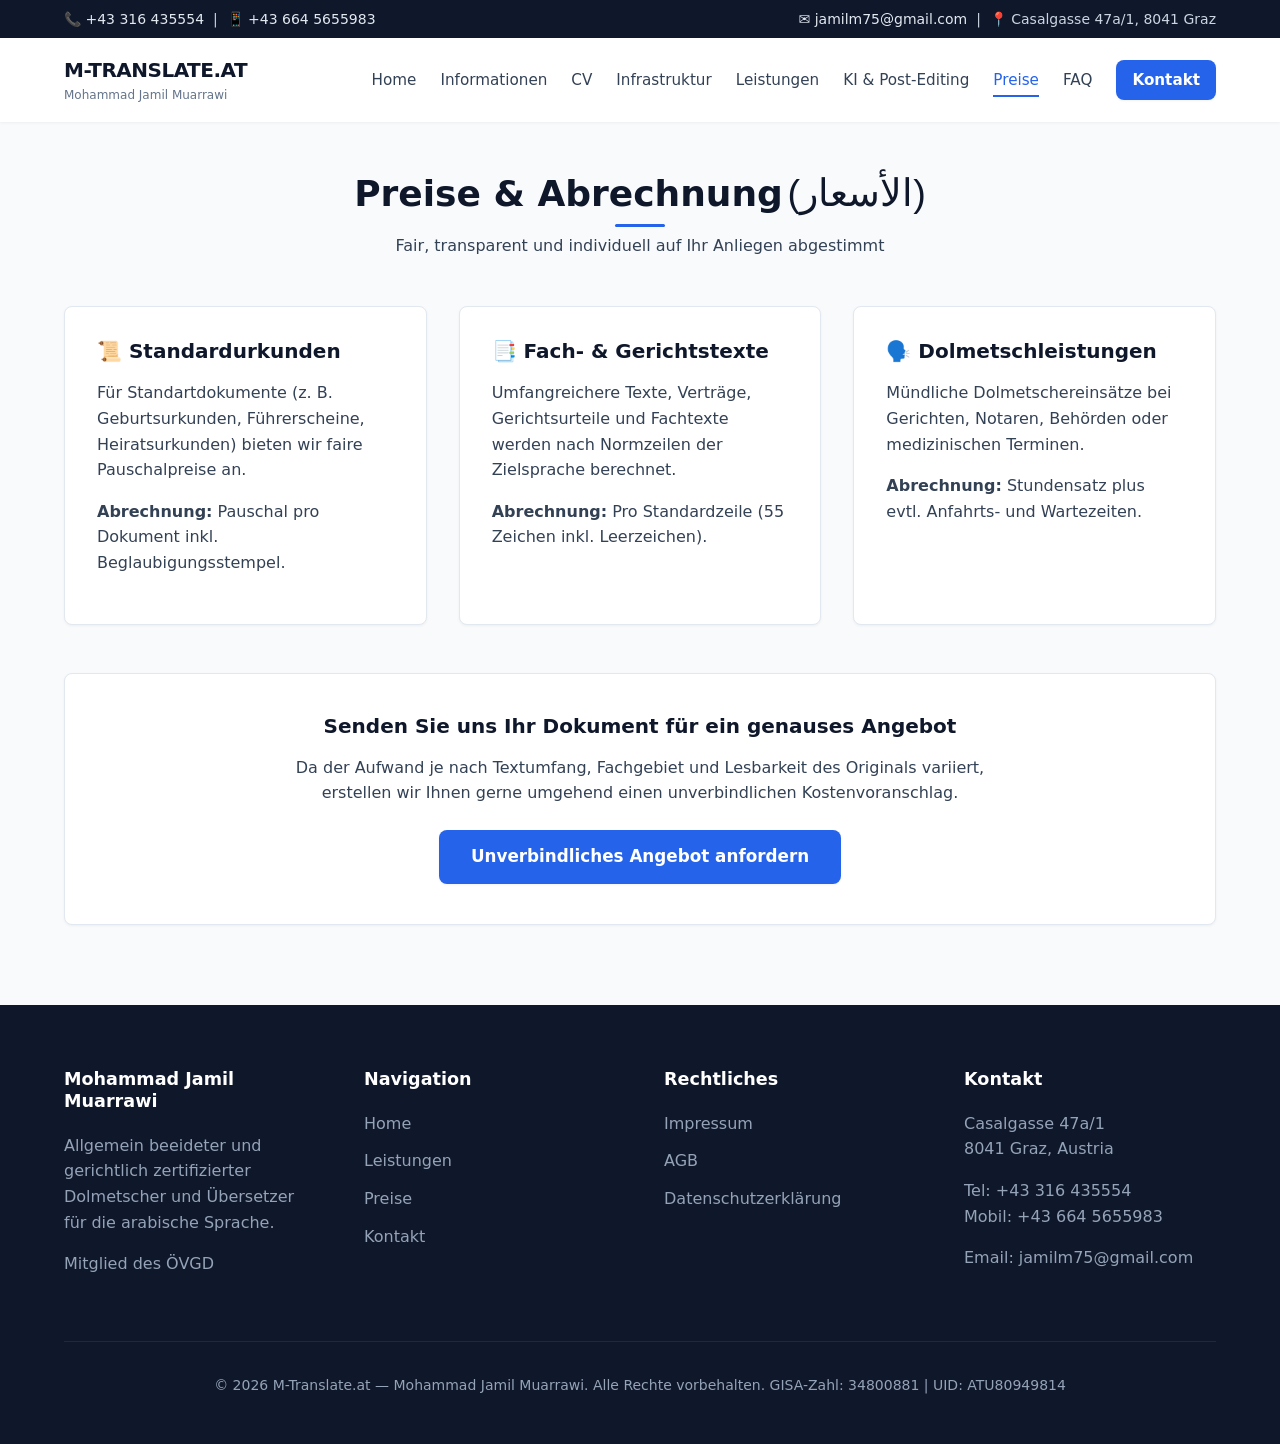
<file: preise.html>
<!DOCTYPE html>
<html lang="de">
<head>
  <link rel="icon" type="image/png" href="/C:\Users\muarr\Dokumente\m-translate\assets\icons/favicon-96x96.png" sizes="96x96" />
  <link rel="icon" type="image/svg+xml" href="/C:\Users\muarr\Dokumente\m-translate\assets\icons/favicon.svg" />
  <link rel="shortcut icon" href="/C:\Users\muarr\Dokumente\m-translate\assets\icons/favicon.ico" />
  <link rel="apple-touch-icon" sizes="180x180" href="/C:\Users\muarr\Dokumente\m-translate\assets\icons/apple-touch-icon.png" />
  <meta name="apple-mobile-web-app-title" content="Jamil Muarrawi Translate" />
  <link rel="manifest" href="/C:\Users\muarr\Dokumente\m-translate\assets\icons/site.webmanifest" />

  <meta charset="UTF-8">
  <meta name="viewport" content="width=device-width, initial-scale=1.0">
  <title>Preise & Abrechnung | Mohammad Jamil Muarrawi</title>
  <meta name="description" content="Transparente Preise für Übersetzungen, Beglaubigungen und Dolmetschdienste in Graz. Kostenloses und unverbindliches Angebot anfordern.">
  <link rel="stylesheet" href="https://cdnjs.cloudflare.com/ajax/libs/font-awesome/6.5.1/css/all.min.css">  
  <link rel="stylesheet" href="assets/css/style.css">
</head>
<body>

  <!-- Top Contact Bar -->
  <div class="top-bar">
    <div class="container top-bar-content">
      <div>
        <a href="tel:+43316435554">📞 +43 316 435554</a> &nbsp;|&nbsp; 
        <a href="tel:+436645655983">📱 +43 664 5655983</a>
      </div>
      <div>
        <a href="mailto:jamilm75@gmail.com">✉️ jamilm75@gmail.com</a> &nbsp;|&nbsp; 
        <span>📍 Casalgasse 47a/1, 8041 Graz</span>
      </div>
    </div>
  </div>

  <!-- Header -->
  <header>
    <div class="navbar container">
      <a href="index.html" class="logo">
        <span class="logo-title">M-TRANSLATE.AT</span>
        <span class="logo-subtitle">Mohammad Jamil Muarrawi</span>
      </a>
      <button class="hamburger" aria-label="Menü öffnen" aria-expanded="false">☰</button>
      <nav>
        <ul class="nav-menu">
          <li><a href="index.html" class="nav-link">Home</a></li>
          <li><a href="informationen.html" class="nav-link">Informationen</a></li>
          <li><a href="lebenslauf.html" class="nav-link">CV</a></li>
          <li><a href="infrastruktur-und-ausstattung.html" class="nav-link">Infrastruktur</a></li>
          <li><a href="leistungen.html" class="nav-link">Leistungen</a></li>
          <li><a href="ki-uebersetzungen.html" class="nav-link">KI & Post-Editing</a></li>
          <li><a href="preise.html" class="nav-link active">Preise</a></li>
          <li><a href="faq.html" class="nav-link">FAQ</a></li>
          <li><a href="kontakt.html" class="nav-link btn" style="color:white; padding: 0.5rem 1rem;">Kontakt</a></li>
        </ul>
      </nav>
    </div>
  </header>

  <main class="container" style="padding-top: 3rem; padding-bottom: 5rem;">
    <div class="section-title">
      <h2>Preise & Abrechnung<span lang="ar" dir="rtl" class="arabic-text">(الأسعار)</span></h2>
      <p>Fair, transparent und individuell auf Ihr Anliegen abgestimmt</p>
    </div>

    <div class="grid-3" style="grid-template-columns: repeat(auto-fit, minmax(320px, 1fr));">
      <div class="card">
        <h3>📜 Standardurkunden</h3>
        <p>Für Standartdokumente (z. B. Geburtsurkunden, Führerscheine, Heiratsurkunden) bieten wir faire Pauschalpreise an.</p>
        <p><strong>Abrechnung:</strong> Pauschal pro Dokument inkl. Beglaubigungsstempel.</p>
      </div>

      <div class="card">
        <h3>📑 Fach- & Gerichtstexte</h3>
        <p>Umfangreichere Texte, Verträge, Gerichtsurteile und Fachtexte werden nach Normzeilen der Zielsprache berechnet.</p>
        <p><strong>Abrechnung:</strong> Pro Standardzeile (55 Zeichen inkl. Leerzeichen).</p>
      </div>

      <div class="card">
        <h3>🗣️ Dolmetschleistungen</h3>
        <p>Mündliche Dolmetschereinsätze bei Gerichten, Notaren, Behörden oder medizinischen Terminen.</p>
        <p><strong>Abrechnung:</strong> Stundensatz plus evtl. Anfahrts- und Wartezeiten.</p>
      </div>
    </div>

    <div style="background-color: var(--bg-card); border: 1px solid var(--border-color); padding: 2.5rem; border-radius: var(--radius); margin-top: 3rem; text-align: center; box-shadow: var(--shadow-sm);">
      <h3 style="color: var(--primary); margin-bottom: 1rem;">Senden Sie uns Ihr Dokument für ein genauses Angebot</h3>
      <p style="max-width: 700px; margin: 0 auto 1.5rem;">Da der Aufwand je nach Textumfang, Fachgebiet und Lesbarkeit des Originals variiert, erstellen wir Ihnen gerne umgehend einen unverbindlichen Kostenvoranschlag.</p>
      <a href="kontakt.html" class="btn" style="padding: 0.85rem 2rem; font-size: 1.05rem;">Unverbindliches Angebot anfordern</a>
    </div>
  </main>

  <!-- Footer -->
  <footer>
    <div class="container">
      <div class="footer-grid">
        <div class="footer-col">
          <h4>Mohammad Jamil Muarrawi</h4>
          <p>Allgemein beeideter und gerichtlich zertifizierter Dolmetscher und Übersetzer für die arabische Sprache.</p>
          <p>Mitglied des ÖVGD</p>
        </div>
        <div class="footer-col">
          <h4>Navigation</h4>
          <ul>
            <li><a href="index.html">Home</a></li>
            <li><a href="leistungen.html">Leistungen</a></li>
            <li><a href="preise.html">Preise</a></li>
            <li><a href="kontakt.html">Kontakt</a></li>
          </ul>
        </div>
        <div class="footer-col">
          <h4>Rechtliches</h4>
          <ul>
            <li><a href="impressum.html">Impressum</a></li>
            <li><a href="agb.html">AGB</a></li>
            <li><a href="datenschutz.html">Datenschutzerklärung</a></li>
          </ul>
        </div>
        <div class="footer-col">
          <h4>Kontakt</h4>
          <p>Casalgasse 47a/1<br>8041 Graz, Austria</p>
          <p>Tel: +43 316 435554<br>Mobil: +43 664 5655983</p>
          <p>Email: jamilm75@gmail.com</p>
        </div>
      </div>
      <div class="footer-bottom">
        <p>&copy; 2026 M-Translate.at — Mohammad Jamil Muarrawi. Alle Rechte vorbehalten. GISA-Zahl: 34800881 | UID: ATU80949814</p>
      </div>
    </div>
  </footer>

  <script src="assets/js/main.js"></script>
</body>
</html>
</file>
<file: assets/css/style.css>
/* =================================================================atoz-designsystem.css */
:root {
  --primary: #0f172a;      /* Tiefes Marineblau / Slate 900 */
  --primary-light: #1e293b; /* Slate 800 */
  --accent: #2563eb;       /* Edles Königsblau */
  --accent-hover: #1d4ed8;
  --gold: #d97706;         /* Dezenter Gold/Bronze-Akzent für Beeidigung */
  --bg-main: #f8fafc;      /* Sehr helles Grau-Blau */
  --bg-card: #ffffff;
  --text-main: #334155;    /* Slate 700 */
  --text-heading: #0f172a;
  --text-muted: #64748b;
  --border-color: #e2e8f0;
  --radius: 8px;
  --shadow-sm: 0 1px 3px rgba(0,0,0,0.05);
  --shadow-md: 0 4px 6px -1px rgba(0, 0, 0, 0.1), 0 2px 4px -1px rgba(0, 0, 0, 0.06);
  --shadow-lg: 0 10px 15px -3px rgba(0, 0, 0, 0.1);
  --transition: all 0.3s ease;
}

/* Reset & Box-Sizing */
*, *::before, *::after {
  box-sizing: border-box;
  margin: 0;
  padding: 0;
}

@import url('https://fonts.googleapis.com/css2?family=Amiri:ital,wght@0,400;0,700;1,400&display=swap');

.arabic-text {
  font-family: 'Amiri', 'Traditional Arabic', 'Segoe UI', serif;
  font-size: 1.05em;
  direction: rtl;
  unicode-bidi: isolate;
  color: var(--primary);
  font-weight: 700;
}

html {
  scroll-behavior: smooth;
  font-size: 16px;
}

body {
  font-family: system-ui, -apple-system, "Segoe UI", Roboto, Helvetica, Arial, sans-serif;
  background-color: var(--bg-main);
  color: var(--text-main);
  line-height: 1.6;
  display: flex;
  flex-direction: column;
  min-height: 100vh;
}

/* Typografie */
h1, h2, h3, h4, h5, h6 {
  color: var(--text-heading);
  font-weight: 700;
  line-height: 1.25;
  margin-bottom: 1rem;
}

h1 { font-size: clamp(2rem, 4vw, 3rem); }
h2 { font-size: clamp(1.5rem, 3vw, 2.25rem); }
h3 { font-size: 1.25rem; }

p {
  margin-bottom: 1rem;
}

a {
  color: var(--accent);
  text-decoration: none;
  transition: var(--transition);
}

a:hover {
  color: var(--accent-hover);
}

ul {
  list-style: none;
}

/* Container */
.container {
  width: 100%;
  max-width: 1200px;
  margin: 0 auto;
  padding: 0 1.5rem;
}

/* Top-Bar (Kontaktleiste oben) */
.top-bar {
  background-color: var(--primary);
  color: #cbd5e1;
  font-size: 0.875rem;
  padding: 0.5rem 0;
}

.top-bar-content {
  display: flex;
  justify-content: space-between;
  align-items: center;
  flex-wrap: wrap;
  gap: 0.5rem;
}

.top-bar a {
  color: #e2e8f0;
  display: inline-flex;
  align-items: center;
  gap: 0.35rem;
}

.top-bar a:hover {
  color: #ffffff;
}

/* Header & Navigation */
header {
  background-color: var(--bg-card);
  box-shadow: var(--shadow-sm);
  position: sticky;
  top: 0;
  z-index: 1000;
}

.navbar {
  display: flex;
  justify-content: space-between;
  align-items: center;
  padding: 1rem 1.5rem;
  max-width: 1200px;
  margin: 0 auto;
}

.logo {
  display: flex;
  flex-direction: column;
}

.logo-title {
  font-size: 1.25rem;
  font-weight: 800;
  color: var(--primary);
  letter-spacing: -0.5px;
}

.logo-subtitle {
  font-size: 0.75rem;
  color: var(--text-muted);
  font-weight: 500;
}

.nav-menu {
  display: flex;
  gap: 1.5rem;
  align-items: center;
}

.nav-link {
  color: var(--text-main);
  font-weight: 500;
  font-size: 0.95rem;
  padding: 0.5rem 0;
  position: relative;
}

.nav-link:hover, .nav-link.active {
  color: var(--accent);
}

.nav-link::after {
  content: '';
  position: absolute;
  bottom: 0;
  left: 0;
  width: 0;
  height: 2px;
  background-color: var(--accent);
  transition: width 0.3s ease;
}

.nav-link:hover::after, .nav-link.active::after {
  width: 100%;
}

/* Hamburger Menu Toggle */
.hamburger {
  display: none;
  cursor: pointer;
  background: none;
  border: none;
  font-size: 1.5rem;
  color: var(--primary);
}

/* Buttons */
.btn {
  display: inline-block;
  background-color: var(--accent);
  color: white;
  padding: 0.75rem 1.5rem;
  border-radius: var(--radius);
  font-weight: 600;
  text-align: center;
  box-shadow: var(--shadow-sm);
  transition: var(--transition);
  border: none;
  cursor: pointer;
}

.btn:hover {
  background-color: var(--accent-hover);
  color: white;
  transform: translateY(-1px);
  box-shadow: var(--shadow-md);
}

.btn-outline {
  background-color: transparent;
  border: 2px solid var(--accent);
  color: var(--accent);
}

.btn-outline:hover {
  background-color: var(--accent);
  color: white;
}

/* Hero Section */
.hero {
  background: linear-gradient(135deg, var(--primary) 0%, var(--primary-light) 100%);
  color: white;
  padding: 5rem 0;
  text-align: left;
}

.hero-grid {
  display: grid;
  grid-template-columns: 1fr 1fr;
  gap: 3rem;
  align-items: center;
}

.hero h1 {
  color: white;
  margin-bottom: 1.5rem;
}

.hero p {
  color: #cbd5e1;
  font-size: 1.125rem;
  margin-bottom: 2rem;
}

.badge-seal {
  display: inline-flex;
  align-items: center;
  gap: 0.5rem;
  background-color: rgba(217, 119, 6, 0.15);
  border: 1px solid var(--gold);
  color: #ffb74d;
  padding: 0.35rem 0.85rem;
  border-radius: 50px;
  font-size: 0.875rem;
  font-weight: 600;
  margin-bottom: 1.25rem;
}

/* Sections */
section {
  padding: 5rem 0;
}

.section-title {
  text-align: center;
  margin-bottom: 3rem;
}

.section-title h2 {
  position: relative;
  display: inline-block;
}

.section-title h2::after {
  content: '';
  position: absolute;
  bottom: -10px;
  left: 50%;
  transform: translateX(-50%);
  width: 50px;
  height: 3px;
  background-color: var(--accent);
  border-radius: 2px;
}

/* Grid Layouts */
.grid-3 {
  display: grid;
  grid-template-columns: repeat(auto-fit, minmax(300px, 1fr));
  gap: 2rem;
}

.card {
  background-color: var(--bg-card);
  border-radius: var(--radius);
  padding: 2rem;
  box-shadow: var(--shadow-sm);
  border: 1px solid var(--border-color);
  transition: var(--transition);
}

.card:hover {
  transform: translateY(-4px);
  box-shadow: var(--shadow-md);
}

.card h3 {
  margin-bottom: 1rem;
  color: var(--primary);
}

/* Footer */
footer {
  background-color: var(--primary);
  color: #94a3b8;
  padding: 4rem 0 2rem;
  margin-top: auto;
}

.footer-grid {
  display: grid;
  grid-template-columns: repeat(auto-fit, minmax(250px, 1fr));
  gap: 3rem;
  margin-bottom: 3rem;
}

.arabic-text {
  font-family: "Amiri", "Traditional Arabic", "Segoe UI", sans-serif;
  font-weight: normal;
  display: inline-block;
  margin-left: 0.3rem;
}

.footer-col h4 {
  color: white;
  margin-bottom: 1.25rem;
  font-size: 1.1rem;
}

.footer-col ul li {
  margin-bottom: 0.75rem;
}

.footer-col a {
  color: #94a3b8;
}

.footer-col a:hover {
  color: white;
}

.footer-bottom {
  border-top: 1px solid #1e293b;
  padding-top: 2rem;
  text-align: center;
  font-size: 0.875rem;
}

/* Responsive Styles */
@media (max-width: 992px) {
  .hero-grid {
    grid-template-columns: 1fr;
    text-align: center;
  }
  .hero-grid .btn-group {
    justify-content: center;
    display: flex;
    gap: 1rem;
  }
}

@media (max-width: 768px) {
  .hamburger {
    display: block;
  }
  .nav-menu {
    position: absolute;
    top: 100%;
    left: 0;
    width: 100%;
    background-color: var(--bg-card);
    flex-direction: column;
    align-items: flex-start;
    padding: 1.5rem;
    box-shadow: var(--shadow-lg);
    clip-path: polygon(0 0, 100% 0, 100% 0, 0 0);
    transition: clip-path 0.4s ease-in-out;
  }
  .nav-menu.active {
    clip-path: polygon(0 0, 100% 0, 100% 100%, 0 100%);
  }
  .top-bar-content {
    justify-content: center;
    text-align: center;
  }
}
</file>
